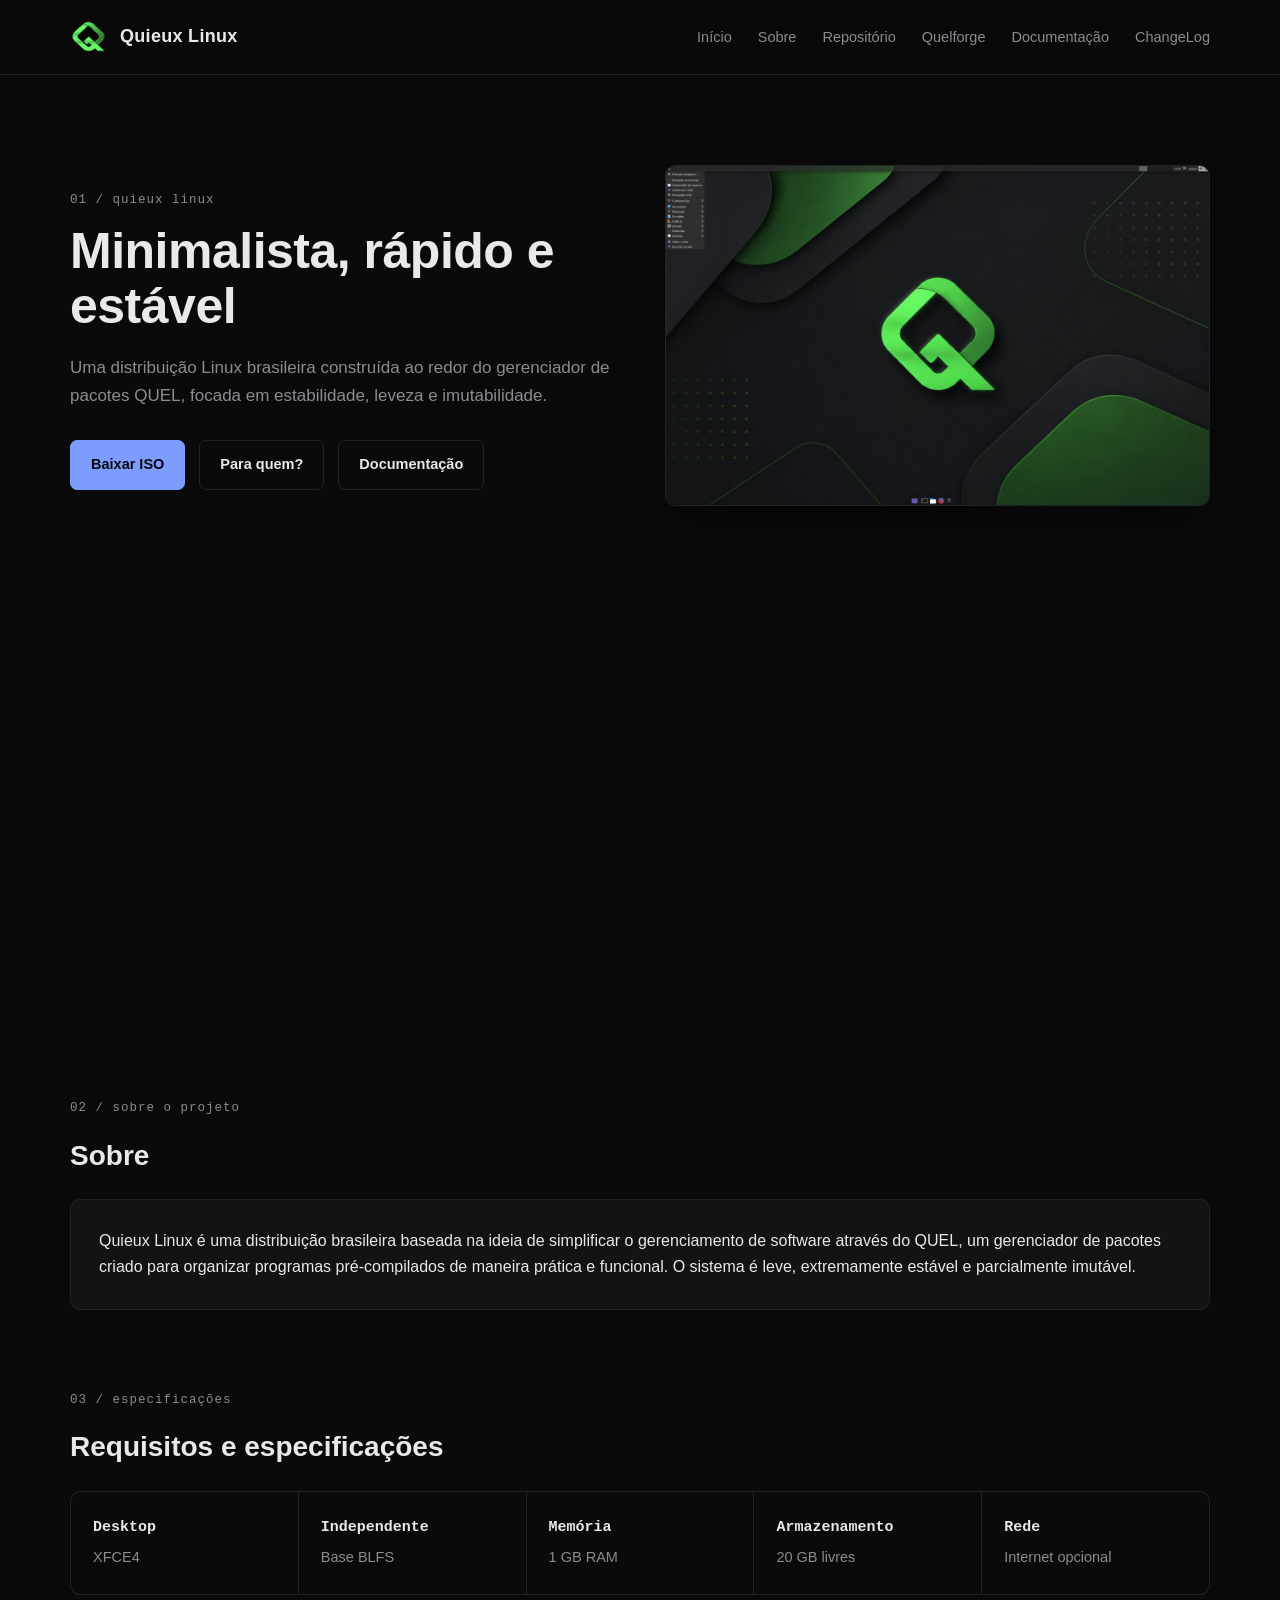
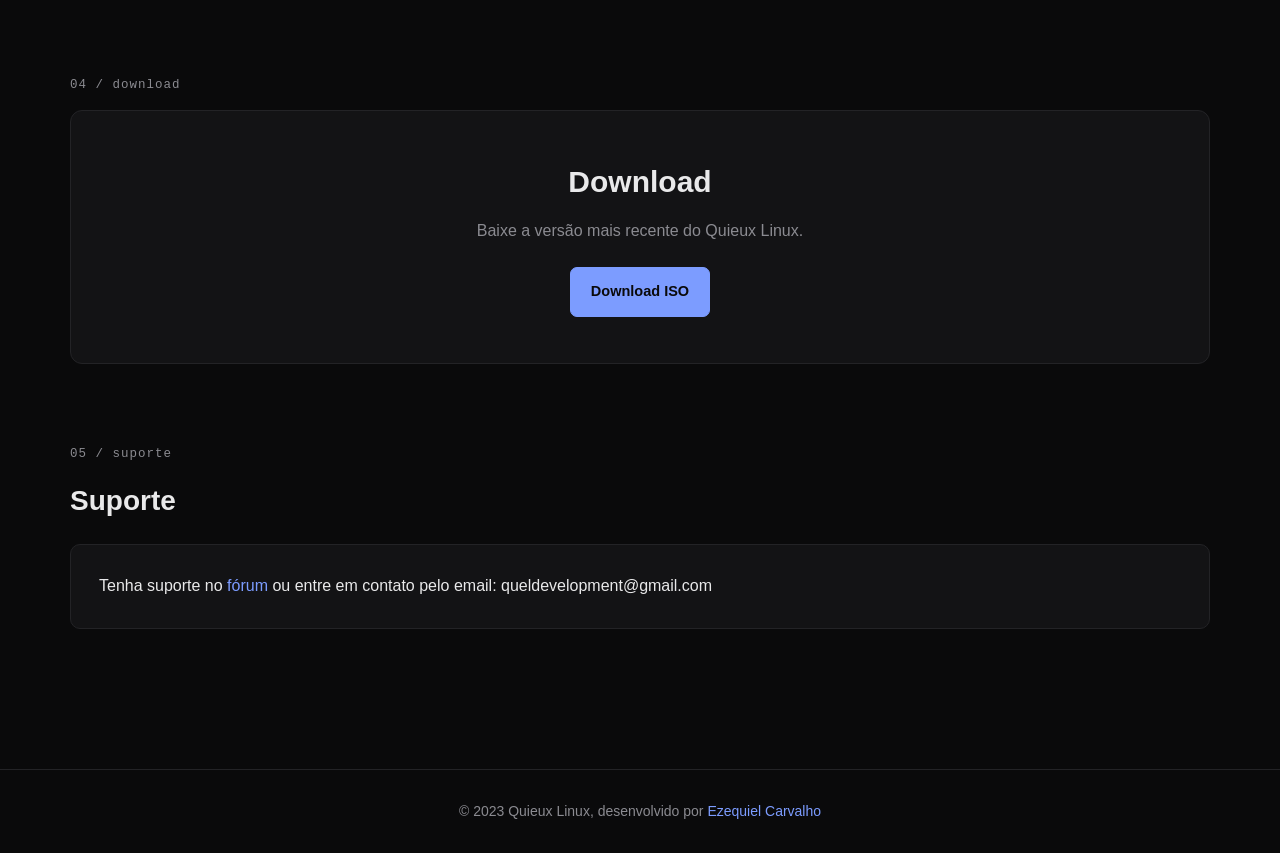
<file: index.html>
<!DOCTYPE html>
<html lang="pt-BR">
<head>
  <meta charset="UTF-8">
  <meta name="viewport" content="width=device-width, initial-scale=1.0">
  <title>Quieux Linux</title>
  <link rel="stylesheet" href="assets/style.css">
</head>
<body>

<header>
  <div class="navbar">
    <div class="brand">
      <img src="logo.png" alt="Logo">
      <h1>Quieux Linux</h1>
    </div>
    <nav>
      <ul>
        <li><a href="index.html">Início</a></li>
        <li><a href="sobre.html">Sobre</a></li>
        <li><a href="repo.html">Repositório</a></li>
        <li><a href="quelforge.html">Quelforge</a></li>
        <li><a href="doc/index.html">Documentação</a></li>
        <li><a href="changelog.html">ChangeLog</a></li>
      </ul>
    </nav>
  </div>
</header>

<section class="hero">
  <div class="hero-text">
    <span class="eyebrow">01 / quieux linux</span>
    <h2>Minimalista, rápido e estável</h2>
    <p>Uma distribuição Linux brasileira construída ao redor do gerenciador de pacotes QUEL, focada em estabilidade, leveza e imutabilidade.</p>
    <div class="buttons">
      <a class="btn btn-primary" href="https://archive.org/download/quieux-linux/quieux-linux.iso">Baixar ISO</a>
      <a class="btn" href="manifesto.html">Para quem?</a>
      <a class="btn" href="doc/index.html">Documentação</a>
    </div>
  </div>
  <div class="hero-image">
    <img src="screenshot.png" alt="Screenshot do Quieux Linux">
  </div>
</section>

<div style="width:100%;text-align:center;margin:40px 0">
  <iframe width="720" height="405" style="max-width:90%;aspect-ratio:16/9;border-radius:12px;border:none"
    src="https://www.youtube.com/embed/5D4PWfEJyfw" title="Vídeo do Quieux Linux"
    allow="accelerometer; autoplay; clipboard-write; encrypted-media; gyroscope; picture-in-picture" allowfullscreen></iframe>
</div>

<main class="container">

  <section>
    <span class="eyebrow">02 / sobre o projeto</span>
    <h2 class="section-title">Sobre</h2>
    <div class="about">
      <p>Quieux Linux é uma distribuição brasileira baseada na ideia de simplificar o gerenciamento de software através do QUEL, um gerenciador de pacotes criado para organizar programas pré-compilados de maneira prática e funcional. O sistema é leve, extremamente estável e parcialmente imutável.</p>
    </div>
  </section>

  <section>
    <span class="eyebrow">03 / especificações</span>
    <h2 class="section-title">Requisitos e especificações</h2>
    <div class="specs-grid">
      <div class="spec-card"><h3>Desktop</h3><p>XFCE4</p></div>
      <div class="spec-card"><h3>Independente</h3><p>Base BLFS</p></div>
      <div class="spec-card"><h3>Memória</h3><p>1 GB RAM</p></div>
      <div class="spec-card"><h3>Armazenamento</h3><p>20 GB livres</p></div>
      <div class="spec-card"><h3>Rede</h3><p>Internet opcional</p></div>
    </div>
  </section>

  <section>
    <span class="eyebrow">04 / download</span>
    <div class="download-box">
      <h2>Download</h2>
      <p>Baixe a versão mais recente do Quieux Linux.</p>
      <a class="btn btn-primary" href="https://archive.org/download/quieux-linux/quieux-linux.iso">Download ISO</a>
    </div>
  </section>

  <section>
    <span class="eyebrow">05 / suporte</span>
    <h2 class="section-title">Suporte</h2>
    <div class="about">
      <p>Tenha suporte no <a href="https://quieux.forumeiros.com/">fórum</a> ou entre em contato pelo email: queldevelopment@gmail.com</p>
    </div>
  </section>

</main>

<footer>
  © 2023 Quieux Linux, desenvolvido por
  <a href="https://br.linkedin.com/in/ezequielcarvalho">Ezequiel Carvalho</a>
</footer>

<script src="assets/script.js"></script>
</body>
</html>
</file>
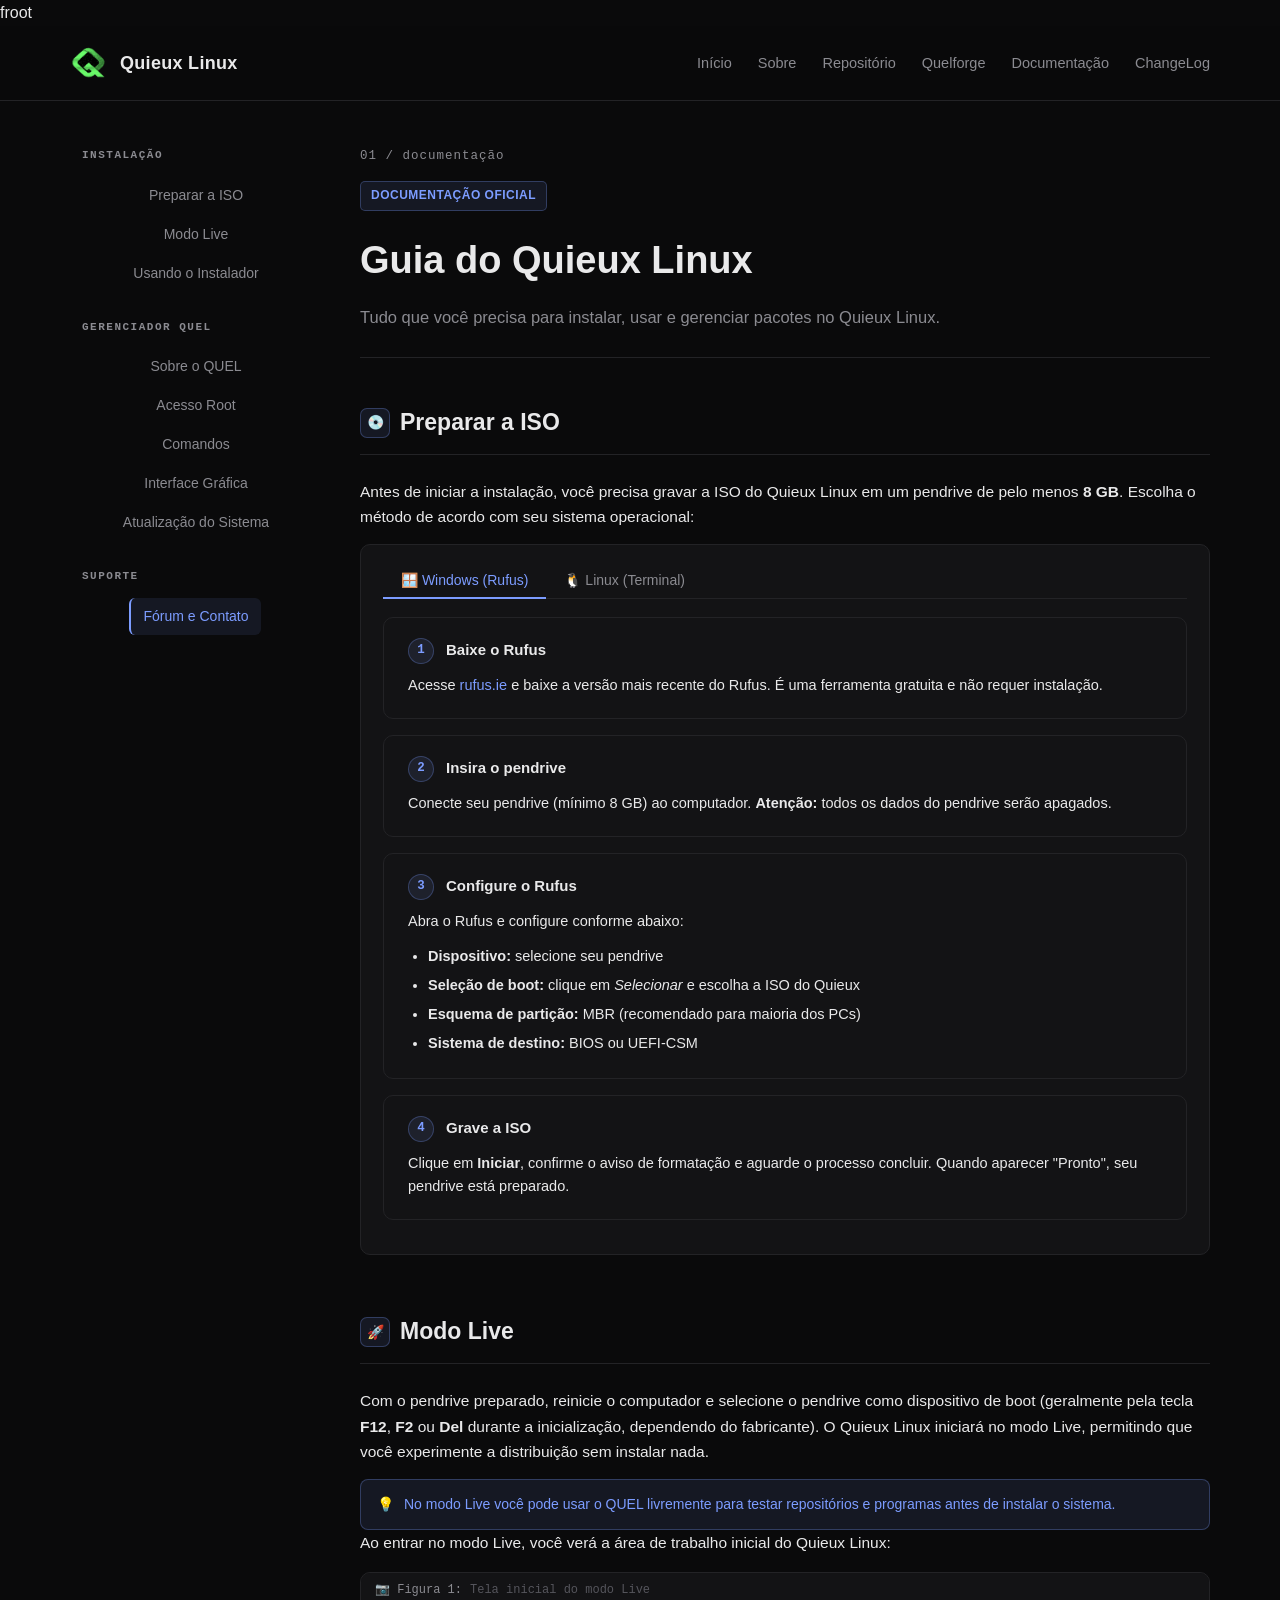
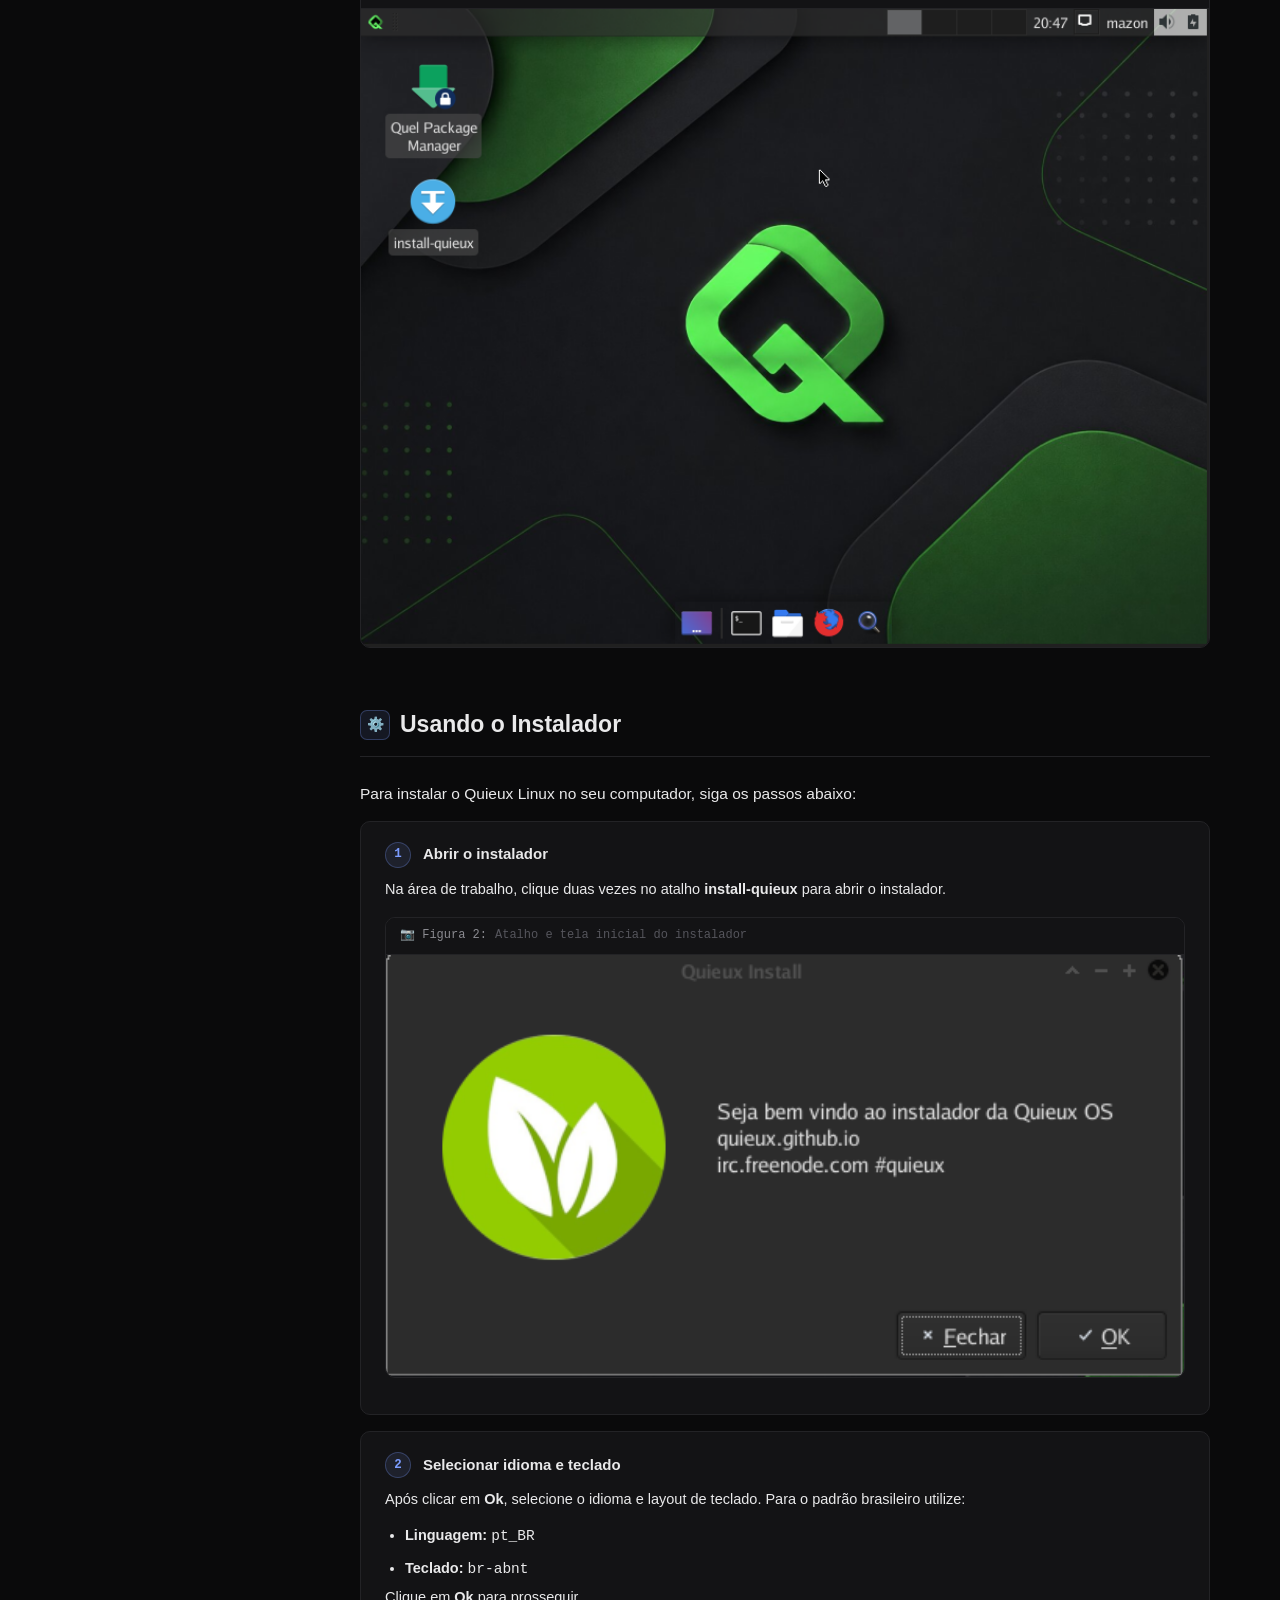
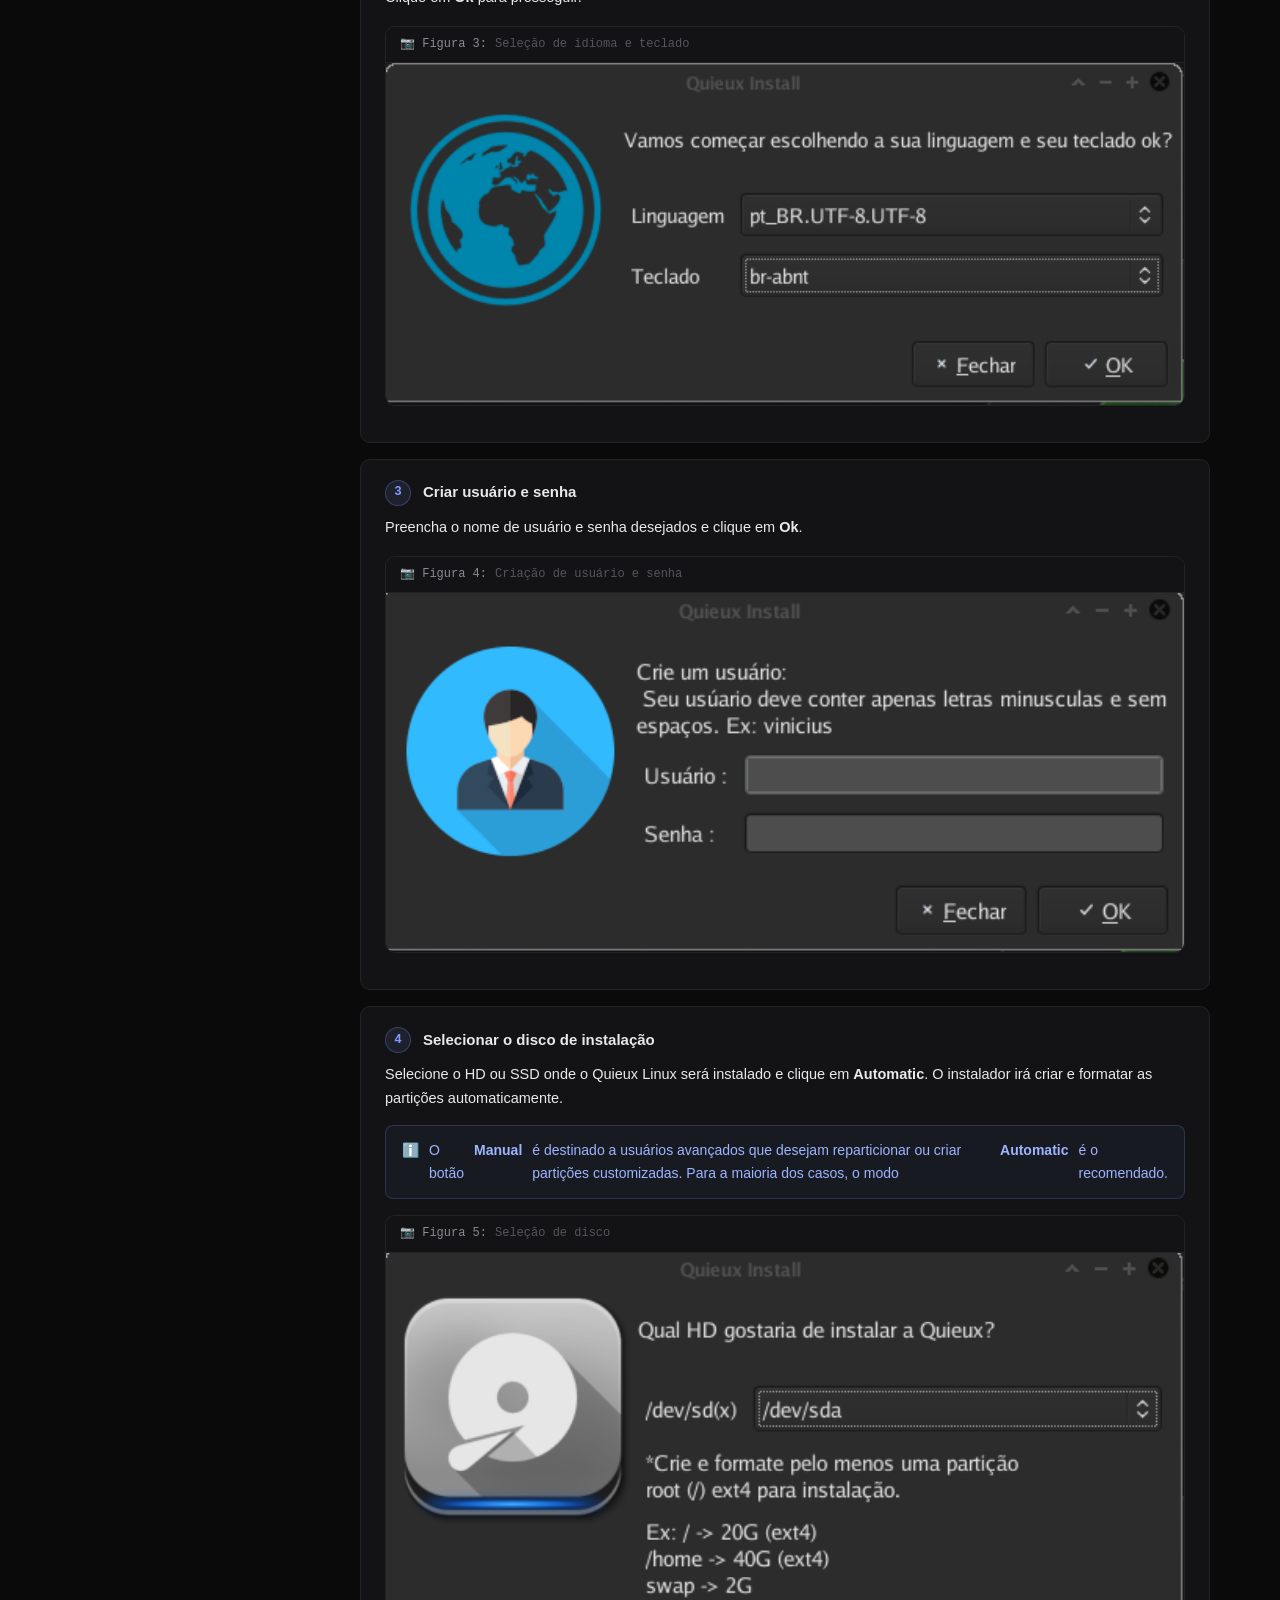
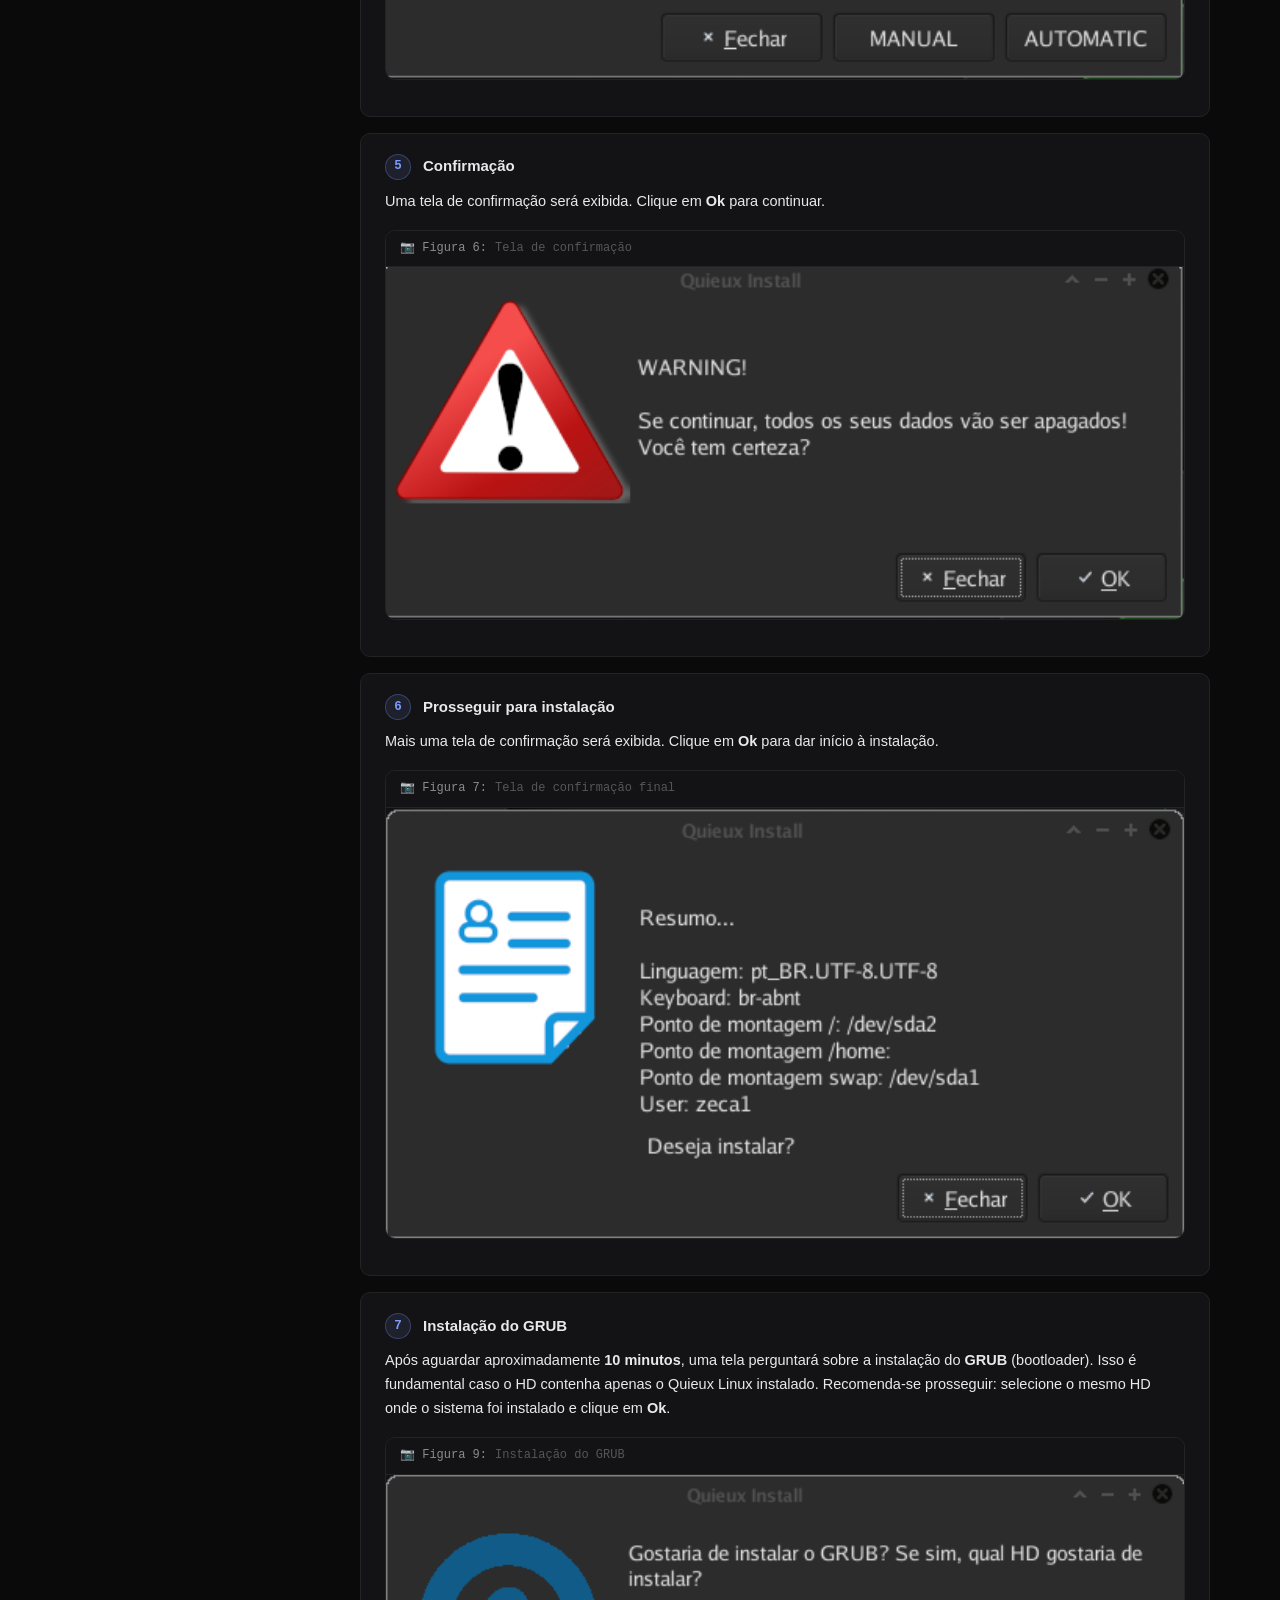
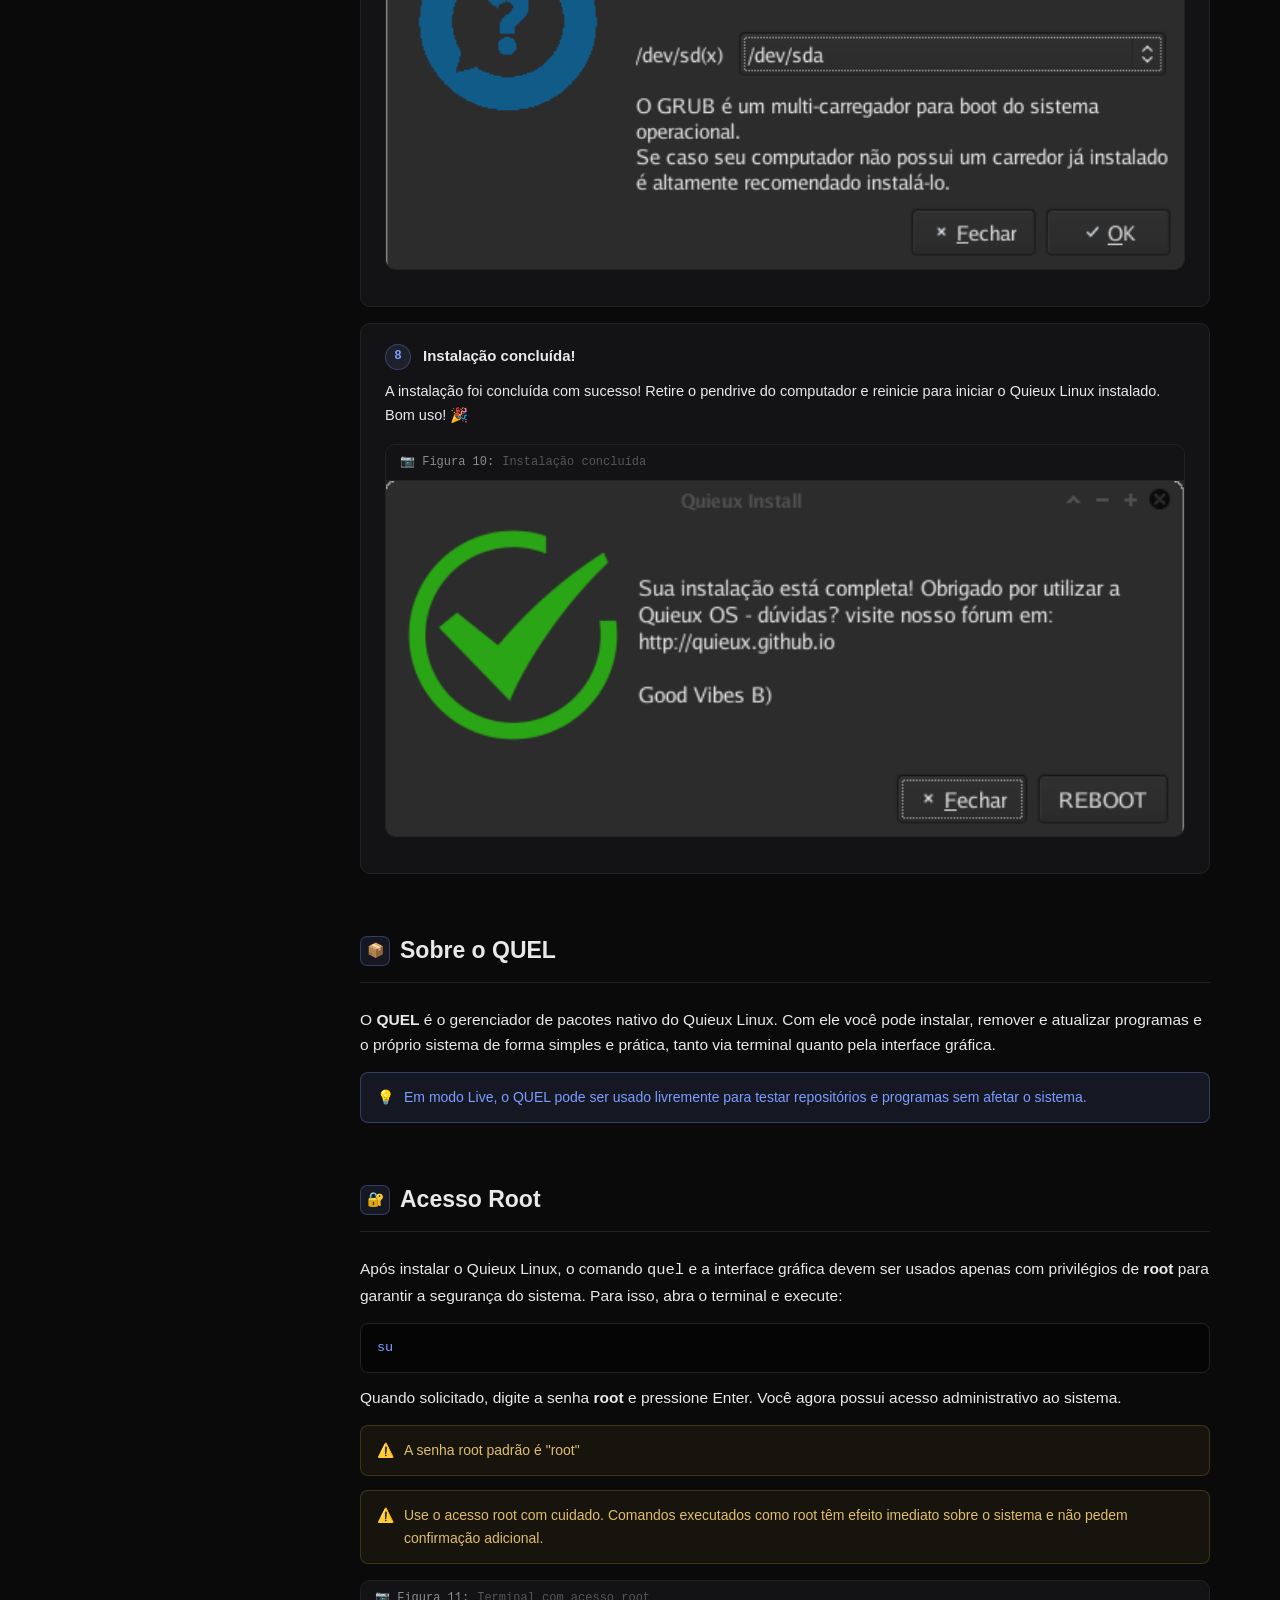
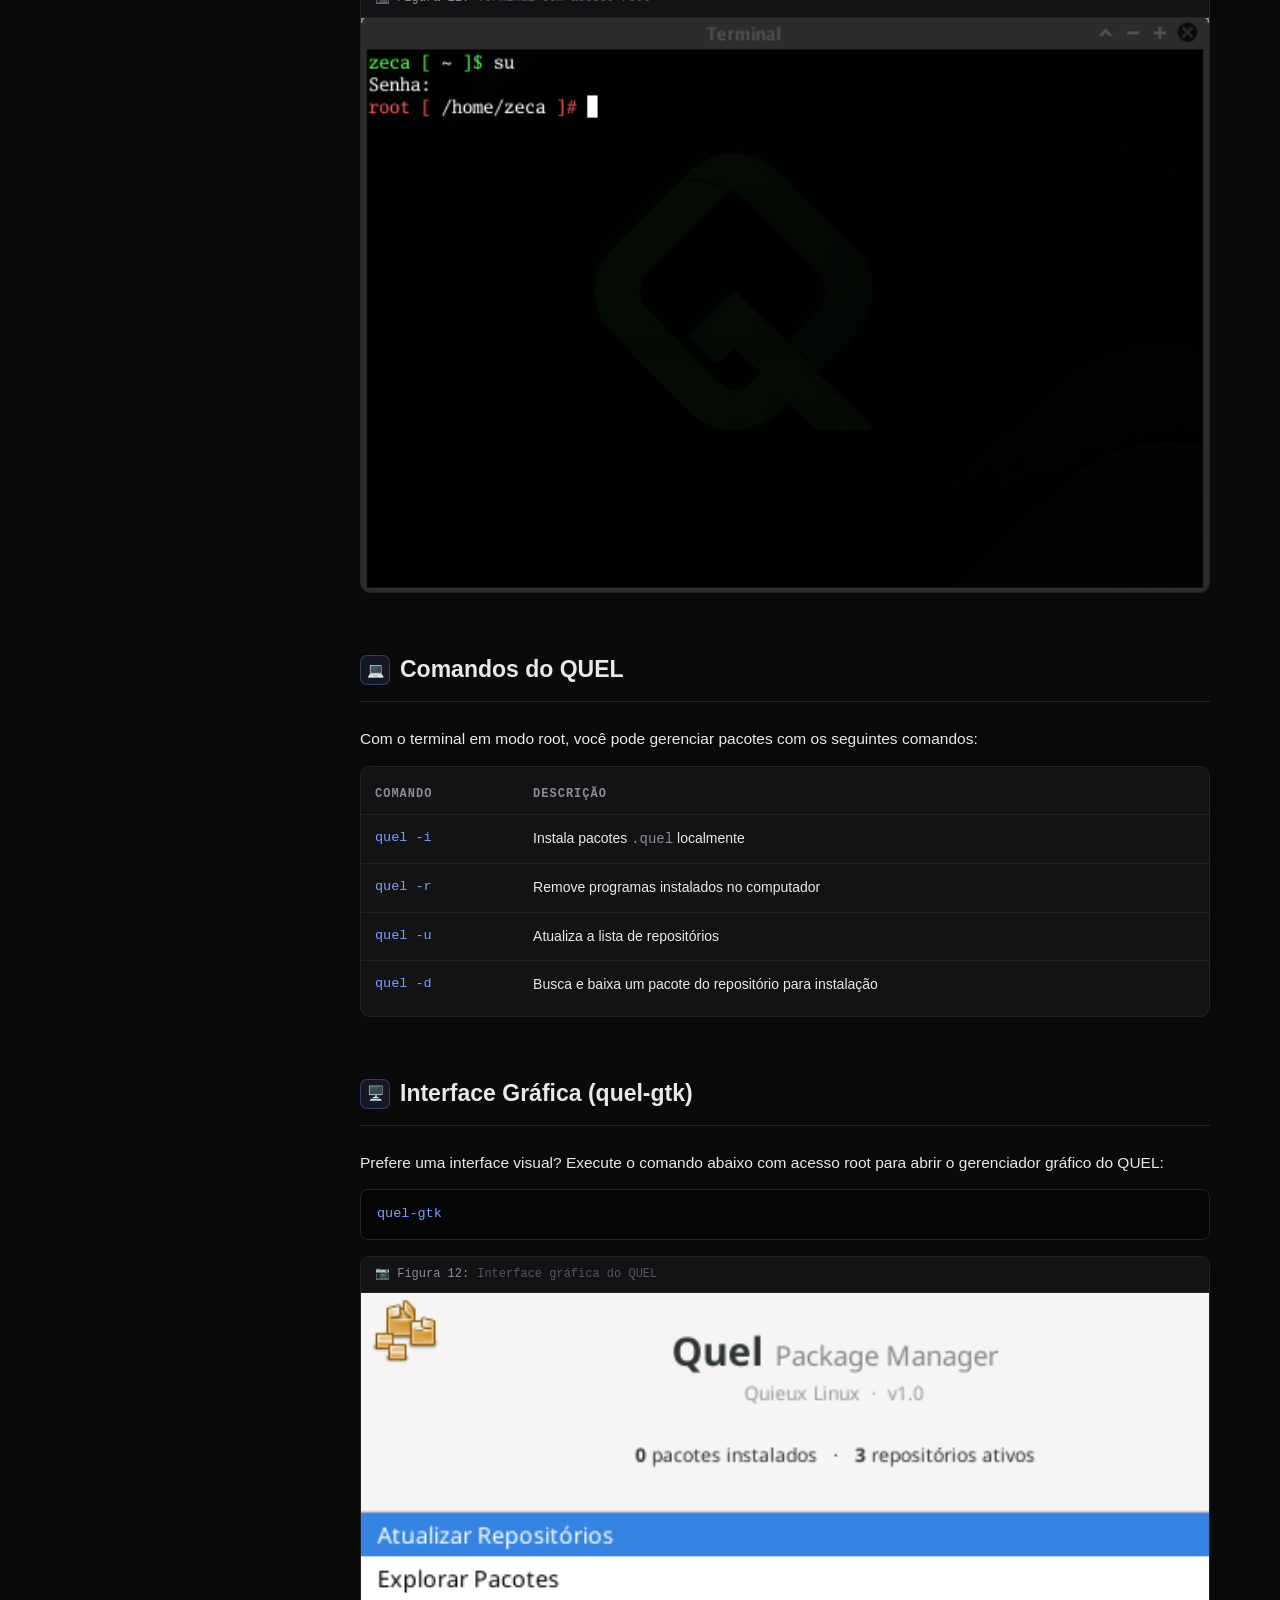
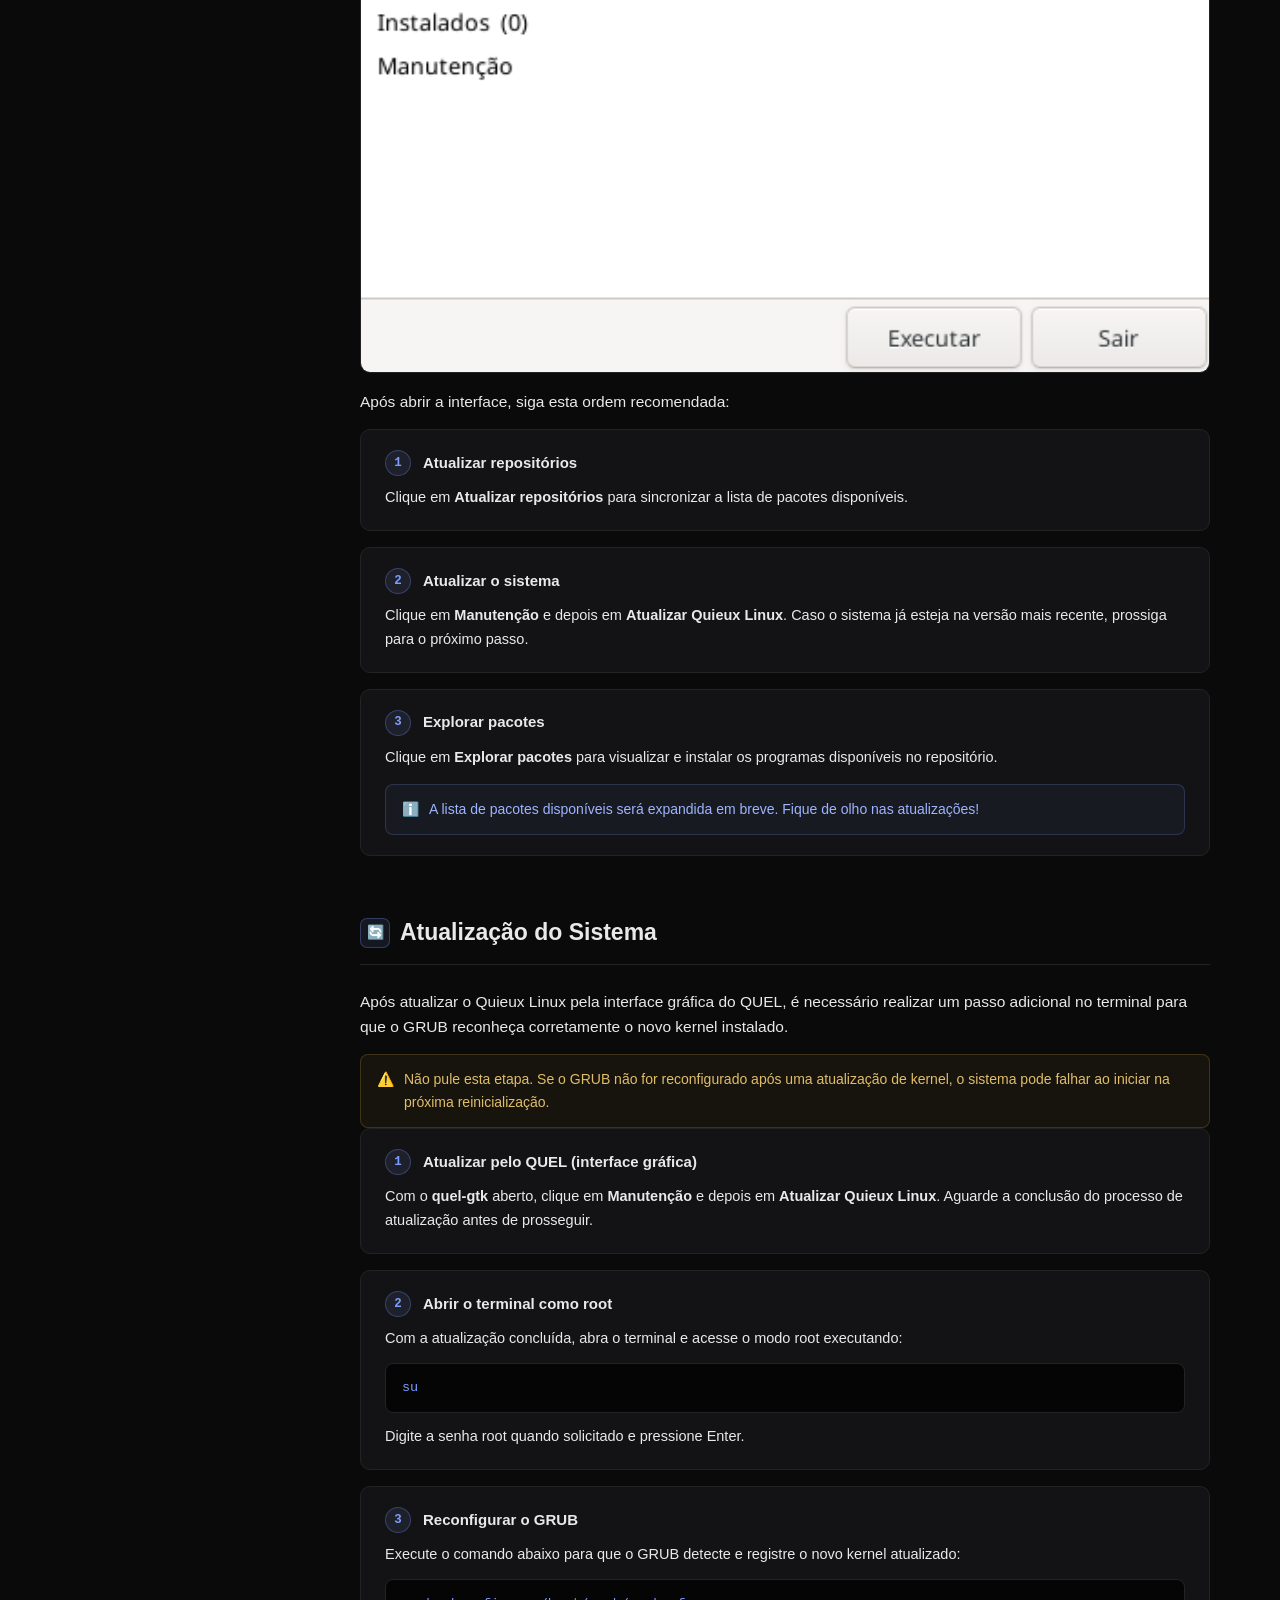
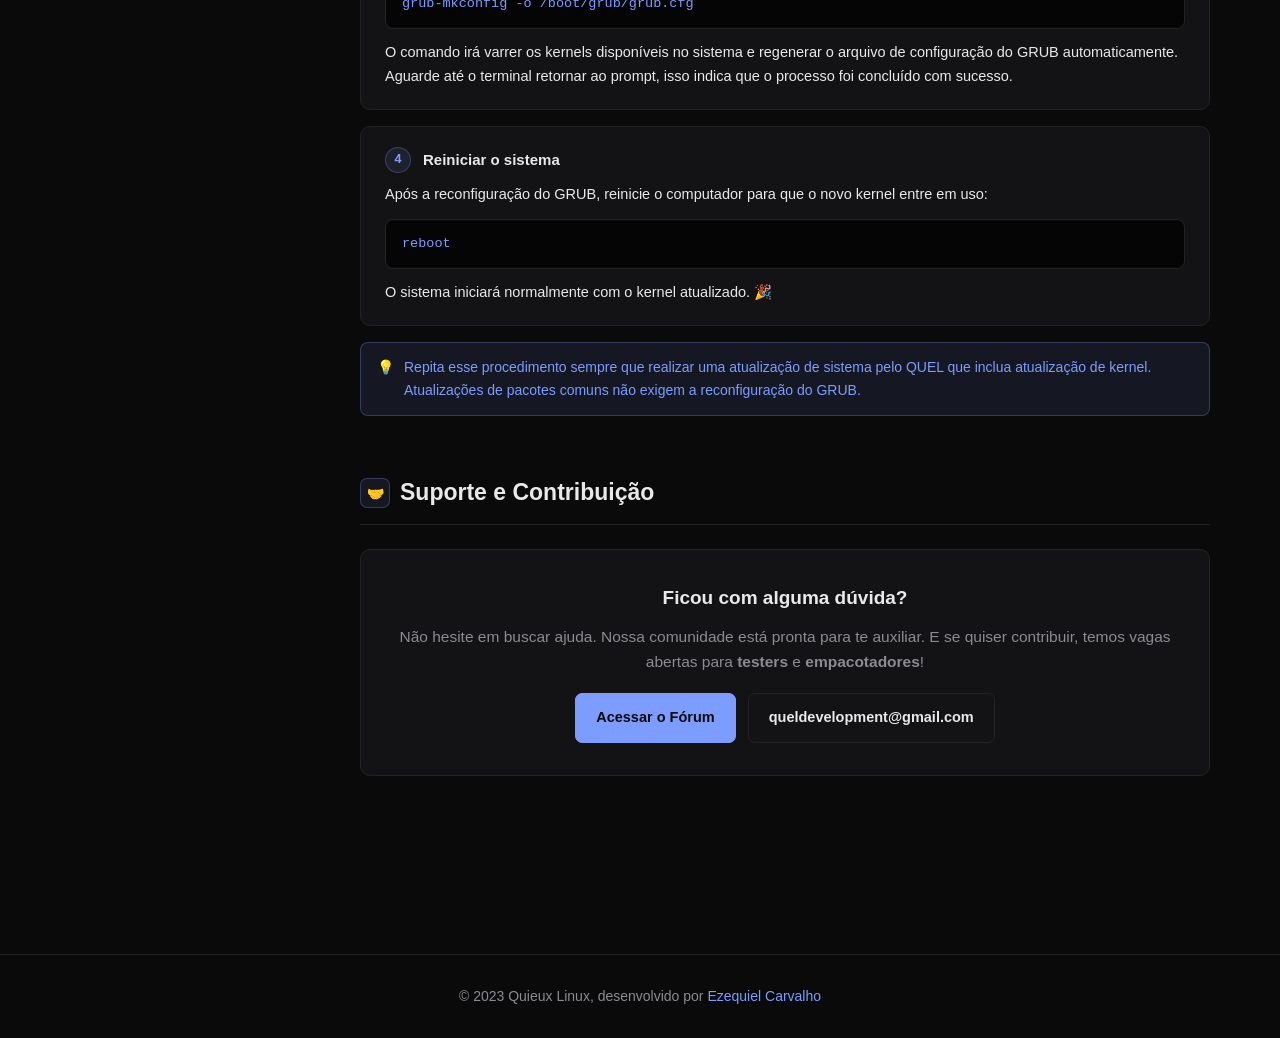
<file: doc/index.html>
<!DOCTYPE html>
<html lang="pt-BR">
<head>
  <meta charset="UTF-8">
  <meta name="viewport" content="width=device-width, initial-scale=1.0">froot
  <title>Documentação, Quieux Linux</title>
  <link rel="stylesheet" href="../assets/style.css">
</head>
<body>

<header>
  <div class="navbar">
    <div class="brand">
      <img src="../logo.png" alt="Logo">
      <h1>Quieux Linux</h1>
    </div>
    <nav>
      <ul>
        <li><a href="../index.html">Início</a></li>
        <li><a href="../sobre.html">Sobre</a></li>
        <li><a href="../repo.html">Repositório</a></li>
        <li><a href="../quelforge.html">Quelforge</a></li>
        <li><a href="index.html">Documentação</a></li>
        <li><a href="../changelog.html">ChangeLog</a></li>
      </ul>
    </nav>
  </div>
</header>

<div class="page-wrapper">

  <aside class="sidebar">
    <div class="sidebar-section">
      <p class="sidebar-title">Instalação</p>
      <nav><ul>
        <li><a href="#preparar-iso">Preparar a ISO</a></li>
        <li><a href="#modo-live">Modo Live</a></li>
        <li><a href="#instalador">Usando o Instalador</a></li>
      </ul></nav>
    </div>
    <div class="sidebar-section">
      <p class="sidebar-title">Gerenciador QUEL</p>
      <nav><ul>
        <li><a href="#sobre-quel">Sobre o QUEL</a></li>
        <li><a href="#acesso-root">Acesso Root</a></li>
        <li><a href="#comandos">Comandos</a></li>
        <li><a href="#interface-grafica">Interface Gráfica</a></li>
        <li><a href="#atualizacao-sistema">Atualização do Sistema</a></li>
      </ul></nav>
    </div>
    <div class="sidebar-section">
      <p class="sidebar-title">Suporte</p>
      <nav><ul><li><a href="#suporte">Fórum e Contato</a></li></ul></nav>
    </div>
  </aside>

  <main class="doc-content">

    <div class="doc-header">
      <span class="eyebrow">01 / documentação</span>
      <span class="badge">Documentação Oficial</span>
      <h1>Guia do Quieux Linux</h1>
      <p>Tudo que você precisa para instalar, usar e gerenciar pacotes no Quieux Linux.</p>
    </div>

    <div class="doc-section" id="preparar-iso">
      <h2><span class="icon">💿</span> Preparar a ISO</h2>
      <div class="section-divider"></div>
      <p>Antes de iniciar a instalação, você precisa gravar a ISO do Quieux Linux em um pendrive de pelo menos <strong>8 GB</strong>. Escolha o método de acordo com seu sistema operacional:</p>

      <div class="tab-wrapper">
        <div class="tabs">
          <button class="tab-btn active" onclick="switchTab(event, 'windows')">🪟 Windows (Rufus)</button>
          <button class="tab-btn" onclick="switchTab(event, 'linux')">🐧 Linux (Terminal)</button>
        </div>

        <div id="tab-windows" class="tab-content active">
          <div class="step">
            <div class="step-header"><span class="step-num">1</span><span class="step-title">Baixe o Rufus</span></div>
            <p>Acesse <a href="https://rufus.ie/" target="_blank">rufus.ie</a> e baixe a versão mais recente do Rufus. É uma ferramenta gratuita e não requer instalação.</p>
          </div>
          <div class="step">
            <div class="step-header"><span class="step-num">2</span><span class="step-title">Insira o pendrive</span></div>
            <p>Conecte seu pendrive (mínimo 8 GB) ao computador. <strong>Atenção:</strong> todos os dados do pendrive serão apagados.</p>
          </div>
          <div class="step">
            <div class="step-header"><span class="step-num">3</span><span class="step-title">Configure o Rufus</span></div>
            <p>Abra o Rufus e configure conforme abaixo:</p>
            <ul style="color:var(--text);font-size:14.5px;padding-left:20px;margin-top:8px;line-height:2">
              <li><strong>Dispositivo:</strong> selecione seu pendrive</li>
              <li><strong>Seleção de boot:</strong> clique em <em>Selecionar</em> e escolha a ISO do Quieux</li>
              <li><strong>Esquema de partição:</strong> MBR (recomendado para maioria dos PCs)</li>
              <li><strong>Sistema de destino:</strong> BIOS ou UEFI-CSM</li>
            </ul>
          </div>
          <div class="step">
            <div class="step-header"><span class="step-num">4</span><span class="step-title">Grave a ISO</span></div>
            <p>Clique em <strong>Iniciar</strong>, confirme o aviso de formatação e aguarde o processo concluir. Quando aparecer "Pronto", seu pendrive está preparado.</p>
          </div>
        </div>

        <div id="tab-linux" class="tab-content">
          <div class="step">
            <div class="step-header"><span class="step-num">1</span><span class="step-title">Identifique o pendrive</span></div>
            <p>Conecte o pendrive e execute o comando abaixo para descobrir o identificador correto do dispositivo (ex: <code style="color:var(--green)">/dev/sdb</code>):</p>
            <div class="code-block">lsblk</div>
            <div class="callout warn"><span>⚠️</span>Confirme o dispositivo correto antes do próximo passo. O uso errado pode sobrescrever seu HD.</div>
          </div>
          <div class="step">
            <div class="step-header"><span class="step-num">2</span><span class="step-title">Grave a ISO com dd</span></div>
            <p>Substitua <code style="color:var(--green)">/caminho/para/quieux.iso</code> pelo caminho real da ISO e <code style="color:var(--green)">/dev/sdX</code> pelo dispositivo do seu pendrive:</p>
            <div class="code-block"><span class="comment"># Substitua sdX pelo seu dispositivo (ex: sdb)</span>
sudo dd if=/caminho/para/quieux.iso of=/dev/sdX bs=4M status=progress oflag=sync</div>
          </div>
          <div class="step">
            <div class="step-header"><span class="step-num">3</span><span class="step-title">Aguarde a conclusão</span></div>
            <p>O processo pode levar alguns minutos. Quando o terminal retornar ao prompt, o pendrive está pronto.</p>
          </div>
        </div>
      </div>
    </div>

    <div class="doc-section" id="modo-live">
      <h2><span class="icon">🚀</span> Modo Live</h2>
      <div class="section-divider"></div>
      <p>Com o pendrive preparado, reinicie o computador e selecione o pendrive como dispositivo de boot (geralmente pela tecla <strong>F12</strong>, <strong>F2</strong> ou <strong>Del</strong> durante a inicialização, dependendo do fabricante). O Quieux Linux iniciará no modo Live, permitindo que você experimente a distribuição sem instalar nada.</p>

      <div class="callout tip">
        <span>💡</span>
        No modo Live você pode usar o QUEL livremente para testar repositórios e programas antes de instalar o sistema.
      </div>

      <p>Ao entrar no modo Live, você verá a área de trabalho inicial do Quieux Linux:</p>

      <div class="screenshot-wrap">
        <div class="ss-label">📷 Figura 1: <span>Tela inicial do modo Live</span></div>
        <img src="1.png" alt="Tela inicial do Quieux Linux no modo Live" onerror="this.style.display='none';this.nextElementSibling.style.display='flex'">
        <div class="ss-placeholder" style="display:none">
          <svg width="40" height="40" viewBox="0 0 24 24" fill="none" stroke="currentColor" stroke-width="1.5"><rect x="3" y="3" width="18" height="18" rx="2"/><circle cx="8.5" cy="8.5" r="1.5"/><path d="M21 15l-5-5L5 21"/></svg>
          1.png
        </div>
      </div>
    </div>

    <div class="doc-section" id="instalador">
      <h2><span class="icon">⚙️</span> Usando o Instalador</h2>
      <div class="section-divider"></div>
      <p>Para instalar o Quieux Linux no seu computador, siga os passos abaixo:</p>

      <div class="step">
        <div class="step-header"><span class="step-num">1</span><span class="step-title">Abrir o instalador</span></div>
        <p>Na área de trabalho, clique duas vezes no atalho <strong>install-quieux</strong> para abrir o instalador.</p>
        <div class="screenshot-wrap">
          <div class="ss-label">📷 Figura 2: <span>Atalho e tela inicial do instalador</span></div>
          <img src="2.png" alt="Instalador do Quieux Linux" onerror="this.style.display='none';this.nextElementSibling.style.display='flex'">
          <div class="ss-placeholder" style="display:none"><svg width="40" height="40" viewBox="0 0 24 24" fill="none" stroke="currentColor" stroke-width="1.5"><rect x="3" y="3" width="18" height="18" rx="2"/><circle cx="8.5" cy="8.5" r="1.5"/><path d="M21 15l-5-5L5 21"/></svg>2.png</div>
        </div>
      </div>

      <div class="step">
        <div class="step-header"><span class="step-num">2</span><span class="step-title">Selecionar idioma e teclado</span></div>
        <p>Após clicar em <strong>Ok</strong>, selecione o idioma e layout de teclado. Para o padrão brasileiro utilize:</p>
        <ul style="color:var(--text);font-size:14.5px;padding-left:20px;margin-top:8px;line-height:2.2">
          <li><strong>Linguagem:</strong> <code style="color:var(--green)">pt_BR</code></li>
          <li><strong>Teclado:</strong> <code style="color:var(--green)">br-abnt</code></li>
        </ul>
        <p>Clique em <strong>Ok</strong> para prosseguir.</p>
        <div class="screenshot-wrap">
          <div class="ss-label">📷 Figura 3: <span>Seleção de idioma e teclado</span></div>
          <img src="3.png" alt="Seleção de idioma e teclado" onerror="this.style.display='none';this.nextElementSibling.style.display='flex'">
          <div class="ss-placeholder" style="display:none"><svg width="40" height="40" viewBox="0 0 24 24" fill="none" stroke="currentColor" stroke-width="1.5"><rect x="3" y="3" width="18" height="18" rx="2"/><circle cx="8.5" cy="8.5" r="1.5"/><path d="M21 15l-5-5L5 21"/></svg>3.png</div>
        </div>
      </div>

      <div class="step">
        <div class="step-header"><span class="step-num">3</span><span class="step-title">Criar usuário e senha</span></div>
        <p>Preencha o nome de usuário e senha desejados e clique em <strong>Ok</strong>.</p>
        <div class="screenshot-wrap">
          <div class="ss-label">📷 Figura 4: <span>Criação de usuário e senha</span></div>
          <img src="4.png" alt="Criação de usuário" onerror="this.style.display='none';this.nextElementSibling.style.display='flex'">
          <div class="ss-placeholder" style="display:none"><svg width="40" height="40" viewBox="0 0 24 24" fill="none" stroke="currentColor" stroke-width="1.5"><rect x="3" y="3" width="18" height="18" rx="2"/><circle cx="8.5" cy="8.5" r="1.5"/><path d="M21 15l-5-5L5 21"/></svg>4.png</div>
        </div>
      </div>

      <div class="step">
        <div class="step-header"><span class="step-num">4</span><span class="step-title">Selecionar o disco de instalação</span></div>
        <p>Selecione o HD ou SSD onde o Quieux Linux será instalado e clique em <strong>Automatic</strong>. O instalador irá criar e formatar as partições automaticamente.</p>
        <div class="callout info">
          <span>ℹ️</span>
          O botão <strong>Manual</strong> é destinado a usuários avançados que desejam reparticionar ou criar partições customizadas. Para a maioria dos casos, o modo <strong>Automatic</strong> é o recomendado.
        </div>
        <div class="screenshot-wrap">
          <div class="ss-label">📷 Figura 5: <span>Seleção de disco</span></div>
          <img src="5.png" alt="Seleção do HD de instalação" onerror="this.style.display='none';this.nextElementSibling.style.display='flex'">
          <div class="ss-placeholder" style="display:none"><svg width="40" height="40" viewBox="0 0 24 24" fill="none" stroke="currentColor" stroke-width="1.5"><rect x="3" y="3" width="18" height="18" rx="2"/><circle cx="8.5" cy="8.5" r="1.5"/><path d="M21 15l-5-5L5 21"/></svg>5.png</div>
        </div>
      </div>

      <div class="step">
        <div class="step-header"><span class="step-num">5</span><span class="step-title">Confirmação</span></div>
        <p>Uma tela de confirmação será exibida. Clique em <strong>Ok</strong> para continuar.</p>
        <div class="screenshot-wrap">
          <div class="ss-label">📷 Figura 6: <span>Tela de confirmação</span></div>
          <img src="6.png" alt="Confirmação de instalação" onerror="this.style.display='none';this.nextElementSibling.style.display='flex'">
          <div class="ss-placeholder" style="display:none"><svg width="40" height="40" viewBox="0 0 24 24" fill="none" stroke="currentColor" stroke-width="1.5"><rect x="3" y="3" width="18" height="18" rx="2"/><circle cx="8.5" cy="8.5" r="1.5"/><path d="M21 15l-5-5L5 21"/></svg>6.png</div>
        </div>
      </div>

      <div class="step">
        <div class="step-header"><span class="step-num">6</span><span class="step-title">Prosseguir para instalação</span></div>
        <p>Mais uma tela de confirmação será exibida. Clique em <strong>Ok</strong> para dar início à instalação.</p>
        <div class="screenshot-wrap">
          <div class="ss-label">📷 Figura 7: <span>Tela de confirmação final</span></div>
          <img src="7.png" alt="Confirmação final" onerror="this.style.display='none';this.nextElementSibling.style.display='flex'">
          <div class="ss-placeholder" style="display:none"><svg width="40" height="40" viewBox="0 0 24 24" fill="none" stroke="currentColor" stroke-width="1.5"><rect x="3" y="3" width="18" height="18" rx="2"/><circle cx="8.5" cy="8.5" r="1.5"/><path d="M21 15l-5-5L5 21"/></svg>7.png</div>
        </div>
      </div>

      <div class="step">
        <div class="step-header"><span class="step-num">7</span><span class="step-title">Instalação do GRUB</span></div>
        <p>Após aguardar aproximadamente <strong>10 minutos</strong>, uma tela perguntará sobre a instalação do <strong>GRUB</strong> (bootloader). Isso é fundamental caso o HD contenha apenas o Quieux Linux instalado. Recomenda-se prosseguir: selecione o mesmo HD onde o sistema foi instalado e clique em <strong>Ok</strong>.</p>
        <div class="screenshot-wrap">
          <div class="ss-label">📷 Figura 9: <span>Instalação do GRUB</span></div>
          <img src="9.png" alt="Instalação do GRUB" onerror="this.style.display='none';this.nextElementSibling.style.display='flex'">
          <div class="ss-placeholder" style="display:none"><svg width="40" height="40" viewBox="0 0 24 24" fill="none" stroke="currentColor" stroke-width="1.5"><rect x="3" y="3" width="18" height="18" rx="2"/><circle cx="8.5" cy="8.5" r="1.5"/><path d="M21 15l-5-5L5 21"/></svg>9.png</div>
        </div>
      </div>

      <div class="step">
        <div class="step-header"><span class="step-num">8</span><span class="step-title">Instalação concluída!</span></div>
        <p>A instalação foi concluída com sucesso! Retire o pendrive do computador e reinicie para iniciar o Quieux Linux instalado. Bom uso! 🎉</p>
        <div class="screenshot-wrap">
          <div class="ss-label">📷 Figura 10: <span>Instalação concluída</span></div>
          <img src="10.png" alt="Instalação concluída" onerror="this.style.display='none';this.nextElementSibling.style.display='flex'">
          <div class="ss-placeholder" style="display:none"><svg width="40" height="40" viewBox="0 0 24 24" fill="none" stroke="currentColor" stroke-width="1.5"><rect x="3" y="3" width="18" height="18" rx="2"/><circle cx="8.5" cy="8.5" r="1.5"/><path d="M21 15l-5-5L5 21"/></svg>10.png</div>
        </div>
      </div>
    </div>

    <div class="doc-section" id="sobre-quel">
      <h2><span class="icon">📦</span> Sobre o QUEL</h2>
      <div class="section-divider"></div>
      <p>O <strong>QUEL</strong> é o gerenciador de pacotes nativo do Quieux Linux. Com ele você pode instalar, remover e atualizar programas e o próprio sistema de forma simples e prática, tanto via terminal quanto pela interface gráfica.</p>
      <div class="callout tip">
        <span>💡</span>
        Em modo Live, o QUEL pode ser usado livremente para testar repositórios e programas sem afetar o sistema.
      </div>
    </div>

    <div class="doc-section" id="acesso-root">
      <h2><span class="icon">🔐</span> Acesso Root</h2>
      <div class="section-divider"></div>
      <p>Após instalar o Quieux Linux, o comando <code style="color:var(--green)">quel</code> e a interface gráfica devem ser usados apenas com privilégios de <strong>root</strong> para garantir a segurança do sistema. Para isso, abra o terminal e execute:</p>
      <div class="code-block">su</div>
      <p style="margin-top:4px">Quando solicitado, digite a senha <strong>root</strong> e pressione Enter. Você agora possui acesso administrativo ao sistema.</p>
        <div class="callout warn">
        <span>⚠️</span>
        A senha root padrão é "root"
      </div>
      <div class="callout warn">
        <span>⚠️</span>
        Use o acesso root com cuidado. Comandos executados como root têm efeito imediato sobre o sistema e não pedem confirmação adicional.
      </div>
      <div class="screenshot-wrap">
        <div class="ss-label">📷 Figura 11: <span>Terminal com acesso root</span></div>
        <img src="11.png" alt="Terminal com acesso root" onerror="this.style.display='none';this.nextElementSibling.style.display='flex'">
        <div class="ss-placeholder" style="display:none"><svg width="40" height="40" viewBox="0 0 24 24" fill="none" stroke="currentColor" stroke-width="1.5"><rect x="3" y="3" width="18" height="18" rx="2"/><circle cx="8.5" cy="8.5" r="1.5"/><path d="M21 15l-5-5L5 21"/></svg>11.png</div>
      </div>
    </div>

    <div class="doc-section" id="comandos">
      <h2><span class="icon">💻</span> Comandos do QUEL</h2>
      <div class="section-divider"></div>
      <p>Com o terminal em modo root, você pode gerenciar pacotes com os seguintes comandos:</p>
      <div class="tab-wrapper" style="padding:0;overflow:hidden">
        <table class="cmd-table">
          <thead><tr><th>Comando</th><th>Descrição</th></tr></thead>
          <tbody>
            <tr><td class="cmd">quel -i</td><td class="desc">Instala pacotes <code style="color:var(--muted)">.quel</code> localmente</td></tr>
            <tr><td class="cmd">quel -r</td><td class="desc">Remove programas instalados no computador</td></tr>
            <tr><td class="cmd">quel -u</td><td class="desc">Atualiza a lista de repositórios</td></tr>
            <tr><td class="cmd">quel -d</td><td class="desc">Busca e baixa um pacote do repositório para instalação</td></tr>
          </tbody>
        </table>
      </div>
    </div>

    <div class="doc-section" id="interface-grafica">
      <h2><span class="icon">🖥️</span> Interface Gráfica (quel-gtk)</h2>
      <div class="section-divider"></div>
      <p>Prefere uma interface visual? Execute o comando abaixo com acesso root para abrir o gerenciador gráfico do QUEL:</p>
      <div class="code-block">quel-gtk</div>
      <div class="screenshot-wrap">
        <div class="ss-label">📷 Figura 12: <span>Interface gráfica do QUEL</span></div>
        <img src="12.png" alt="Interface gráfica do QUEL" onerror="this.style.display='none';this.nextElementSibling.style.display='flex'">
        <div class="ss-placeholder" style="display:none"><svg width="40" height="40" viewBox="0 0 24 24" fill="none" stroke="currentColor" stroke-width="1.5"><rect x="3" y="3" width="18" height="18" rx="2"/><circle cx="8.5" cy="8.5" r="1.5"/><path d="M21 15l-5-5L5 21"/></svg>12.png</div>
      </div>
      <p>Após abrir a interface, siga esta ordem recomendada:</p>
      <div class="step">
        <div class="step-header"><span class="step-num">1</span><span class="step-title">Atualizar repositórios</span></div>
        <p>Clique em <strong>Atualizar repositórios</strong> para sincronizar a lista de pacotes disponíveis.</p>
      </div>
      <div class="step">
        <div class="step-header"><span class="step-num">2</span><span class="step-title">Atualizar o sistema</span></div>
        <p>Clique em <strong>Manutenção</strong> e depois em <strong>Atualizar Quieux Linux</strong>. Caso o sistema já esteja na versão mais recente, prossiga para o próximo passo.</p>
      </div>
      <div class="step">
        <div class="step-header"><span class="step-num">3</span><span class="step-title">Explorar pacotes</span></div>
        <p>Clique em <strong>Explorar pacotes</strong> para visualizar e instalar os programas disponíveis no repositório.</p>
        <div class="callout info">
          <span>ℹ️</span>
          A lista de pacotes disponíveis será expandida em breve. Fique de olho nas atualizações!
        </div>
      </div>
    </div>

    <div class="doc-section" id="atualizacao-sistema">
      <h2><span class="icon">🔄</span> Atualização do Sistema</h2>
      <div class="section-divider"></div>
      <p>Após atualizar o Quieux Linux pela interface gráfica do QUEL, é necessário realizar um passo adicional no terminal para que o GRUB reconheça corretamente o novo kernel instalado.</p>
      <div class="callout warn">
        <span>⚠️</span>
        Não pule esta etapa. Se o GRUB não for reconfigurado após uma atualização de kernel, o sistema pode falhar ao iniciar na próxima reinicialização.
      </div>
      <div class="step">
        <div class="step-header"><span class="step-num">1</span><span class="step-title">Atualizar pelo QUEL (interface gráfica)</span></div>
        <p>Com o <strong>quel-gtk</strong> aberto, clique em <strong>Manutenção</strong> e depois em <strong>Atualizar Quieux Linux</strong>. Aguarde a conclusão do processo de atualização antes de prosseguir.</p>
      </div>
      <div class="step">
        <div class="step-header"><span class="step-num">2</span><span class="step-title">Abrir o terminal como root</span></div>
        <p>Com a atualização concluída, abra o terminal e acesse o modo root executando:</p>
        <div class="code-block">su</div>
        <p>Digite a senha root quando solicitado e pressione Enter.</p>
      </div>
      <div class="step">
        <div class="step-header"><span class="step-num">3</span><span class="step-title">Reconfigurar o GRUB</span></div>
        <p>Execute o comando abaixo para que o GRUB detecte e registre o novo kernel atualizado:</p>
        <div class="code-block">grub-mkconfig -o /boot/grub/grub.cfg</div>
        <p>O comando irá varrer os kernels disponíveis no sistema e regenerar o arquivo de configuração do GRUB automaticamente. Aguarde até o terminal retornar ao prompt, isso indica que o processo foi concluído com sucesso.</p>
      </div>
      <div class="step">
        <div class="step-header"><span class="step-num">4</span><span class="step-title">Reiniciar o sistema</span></div>
        <p>Após a reconfiguração do GRUB, reinicie o computador para que o novo kernel entre em uso:</p>
        <div class="code-block">reboot</div>
        <p>O sistema iniciará normalmente com o kernel atualizado. 🎉</p>
      </div>
      <div class="callout tip">
        <span>💡</span>
        Repita esse procedimento sempre que realizar uma atualização de sistema pelo QUEL que inclua atualização de kernel. Atualizações de pacotes comuns não exigem a reconfiguração do GRUB.
      </div>
    </div>

    <div class="doc-section" id="suporte">
      <h2><span class="icon">🤝</span> Suporte e Contribuição</h2>
      <div class="section-divider"></div>
      <div class="support-box">
        <h3>Ficou com alguma dúvida?</h3>
        <p>Não hesite em buscar ajuda. Nossa comunidade está pronta para te auxiliar. E se quiser contribuir, temos vagas abertas para <strong>testers</strong> e <strong>empacotadores</strong>!</p>
        <div class="support-links">
          <a class="btn btn-primary" href="https://quieux.forumeiros.com/" target="_blank">Acessar o Fórum</a>
          <a class="btn" href="mailto:queldevelopment@gmail.com">queldevelopment@gmail.com</a>
        </div>
      </div>
    </div>

  </main>
</div>

<footer>
  © 2023 Quieux Linux, desenvolvido por
  <a href="https://br.linkedin.com/in/ezequielcarvalho">Ezequiel Carvalho</a>
</footer>

<script src="../assets/script.js"></script>
</body>
</html>
</file>
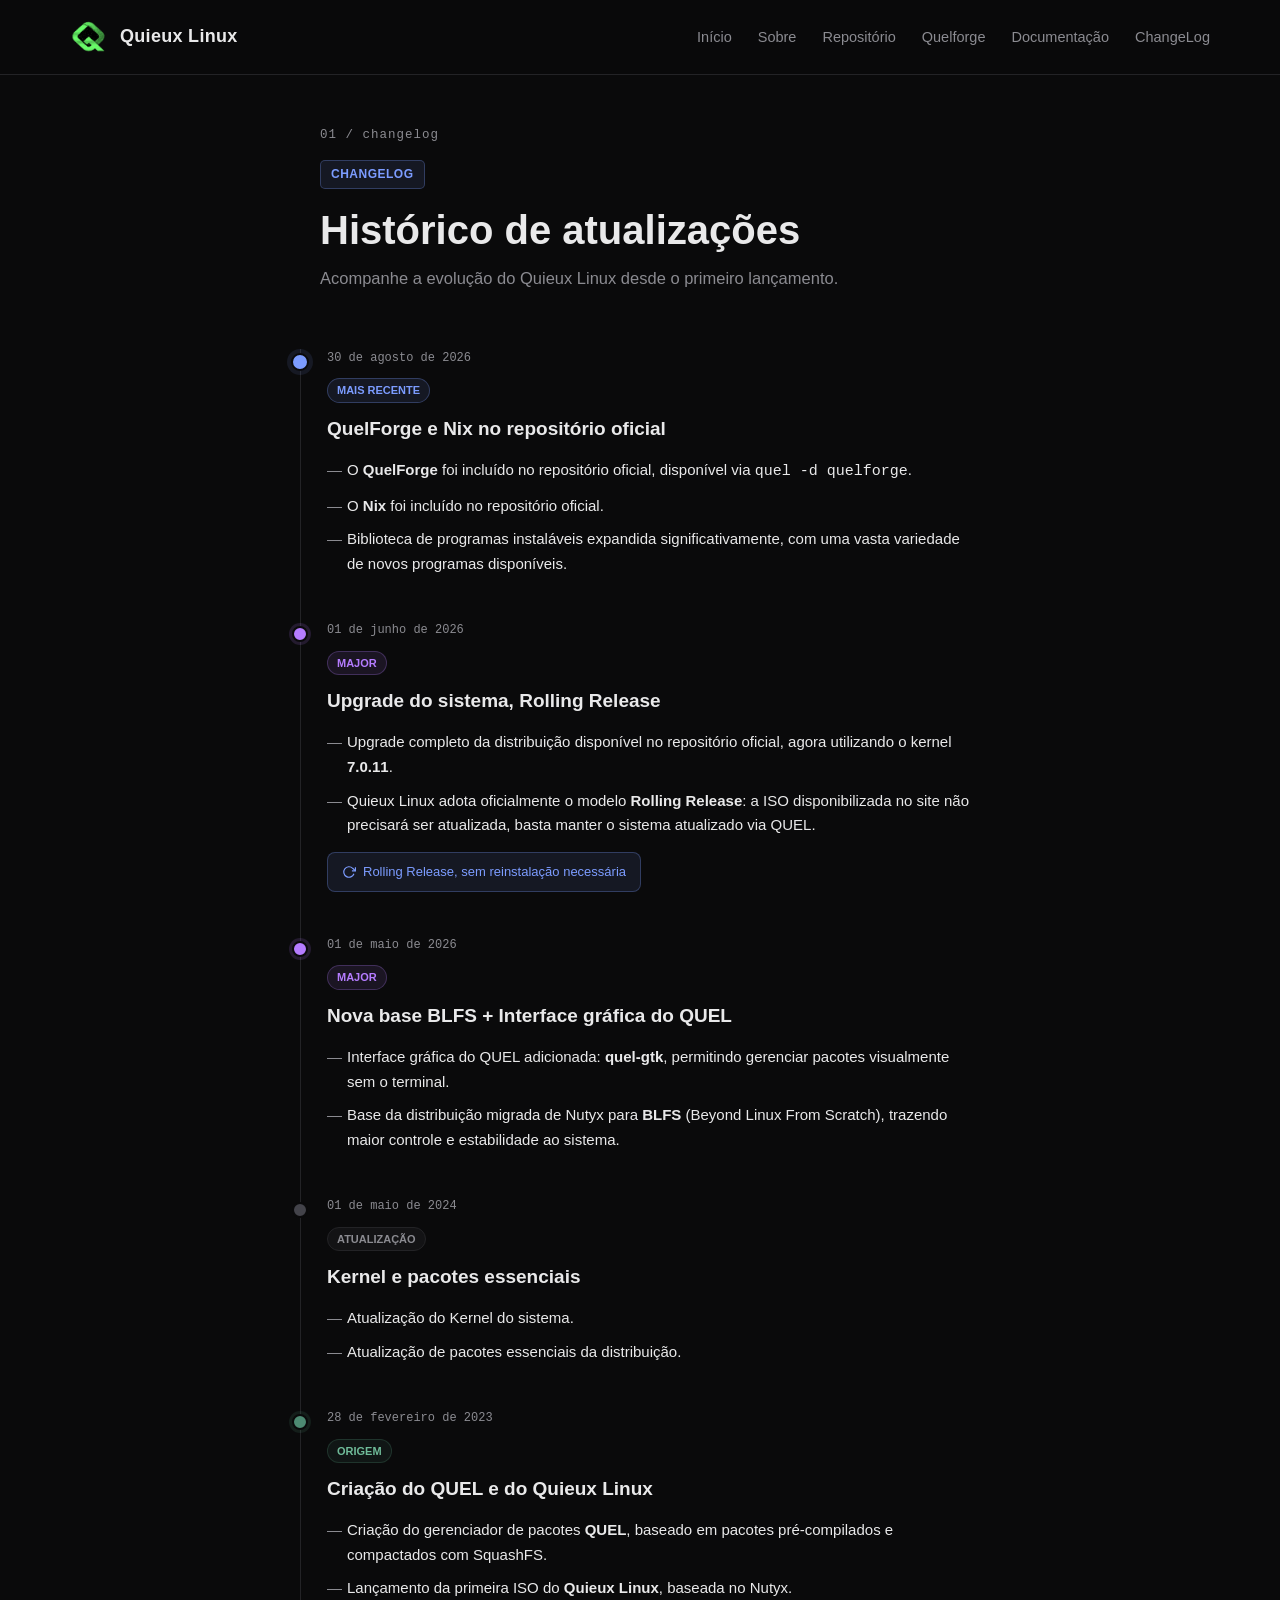
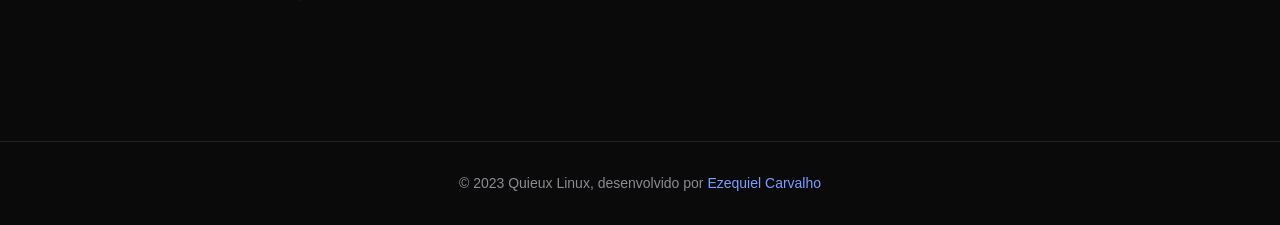
<file: changelog.html>
<!DOCTYPE html>
<html lang="pt-BR">
<head>
  <meta charset="UTF-8">
  <meta name="viewport" content="width=device-width, initial-scale=1.0">
  <title>ChangeLog, Quieux Linux</title>
  <link rel="stylesheet" href="assets/style.css">
</head>
<body>

<header>
  <div class="navbar">
    <div class="brand">
      <img src="logo.png" alt="Logo">
      <h1>Quieux Linux</h1>
    </div>
    <nav>
      <ul>
        <li><a href="index.html">Início</a></li>
        <li><a href="sobre.html">Sobre</a></li>
        <li><a href="repo.html">Repositório</a></li>
        <li><a href="quelforge.html">Quelforge</a></li>
        <li><a href="doc/index.html">Documentação</a></li>
        <li><a href="changelog.html">ChangeLog</a></li>
      </ul>
    </nav>
  </div>
</header>

<div class="tl-container">

  <div class="page-hero" style="margin-bottom:56px">
    <span class="eyebrow">01 / changelog</span>
    <span class="badge">ChangeLog</span>
    <h1>Histórico de atualizações</h1>
    <p>Acompanhe a evolução do Quieux Linux desde o primeiro lançamento.</p>
  </div>

  <div class="timeline">

    <div class="tl-entry latest">
      <div class="tl-date">30 de agosto de 2026</div>
      <span class="tl-tag latest">Mais recente</span>
      <h2>QuelForge e Nix no repositório oficial</h2>
      <ul class="change-list">
        <li>O <strong>QuelForge</strong> foi incluído no repositório oficial, disponível via <code>quel -d quelforge</code>.</li>
        <li>O <strong>Nix</strong> foi incluído no repositório oficial.</li>
        <li>Biblioteca de programas instaláveis expandida significativamente, com uma vasta variedade de novos programas disponíveis.</li>
      </ul>
    </div>

    <div class="tl-entry major">
      <div class="tl-date">01 de junho de 2026</div>
      <span class="tl-tag major">Major</span>
      <h2>Upgrade do sistema, Rolling Release</h2>
      <ul class="change-list">
        <li>Upgrade completo da distribuição disponível no repositório oficial, agora utilizando o kernel <strong>7.0.11</strong>.</li>
        <li>Quieux Linux adota oficialmente o modelo <strong>Rolling Release</strong>: a ISO disponibilizada no site não precisará ser atualizada, basta manter o sistema atualizado via QUEL.</li>
      </ul>
      <div class="rolling-badge">
        <svg width="14" height="14" viewBox="0 0 24 24" fill="none" stroke="currentColor" stroke-width="2"><polyline points="23 4 23 10 17 10"/><path d="M20.49 15a9 9 0 1 1-2.12-9.36L23 10"/></svg>
        Rolling Release, sem reinstalação necessária
      </div>
    </div>

    <div class="tl-entry major">
      <div class="tl-date">01 de maio de 2026</div>
      <span class="tl-tag major">Major</span>
      <h2>Nova base BLFS + Interface gráfica do QUEL</h2>
      <ul class="change-list">
        <li>Interface gráfica do QUEL adicionada: <strong>quel-gtk</strong>, permitindo gerenciar pacotes visualmente sem o terminal.</li>
        <li>Base da distribuição migrada de Nutyx para <strong>BLFS</strong> (Beyond Linux From Scratch), trazendo maior controle e estabilidade ao sistema.</li>
      </ul>
    </div>

    <div class="tl-entry minor">
      <div class="tl-date">01 de maio de 2024</div>
      <span class="tl-tag minor">Atualização</span>
      <h2>Kernel e pacotes essenciais</h2>
      <ul class="change-list">
        <li>Atualização do Kernel do sistema.</li>
        <li>Atualização de pacotes essenciais da distribuição.</li>
      </ul>
    </div>

    <div class="tl-entry origin">
      <div class="tl-date">28 de fevereiro de 2023</div>
      <span class="tl-tag origin">Origem</span>
      <h2>Criação do QUEL e do Quieux Linux</h2>
      <ul class="change-list">
        <li>Criação do gerenciador de pacotes <strong>QUEL</strong>, baseado em pacotes pré-compilados e compactados com SquashFS.</li>
        <li>Lançamento da primeira ISO do <strong>Quieux Linux</strong>, baseada no Nutyx.</li>
      </ul>
    </div>

  </div>

</div>

<footer>
  © 2023 Quieux Linux, desenvolvido por
  <a href="https://br.linkedin.com/in/ezequielcarvalho">Ezequiel Carvalho</a>
</footer>

<script src="assets/script.js"></script>
</body>
</html>
</file>
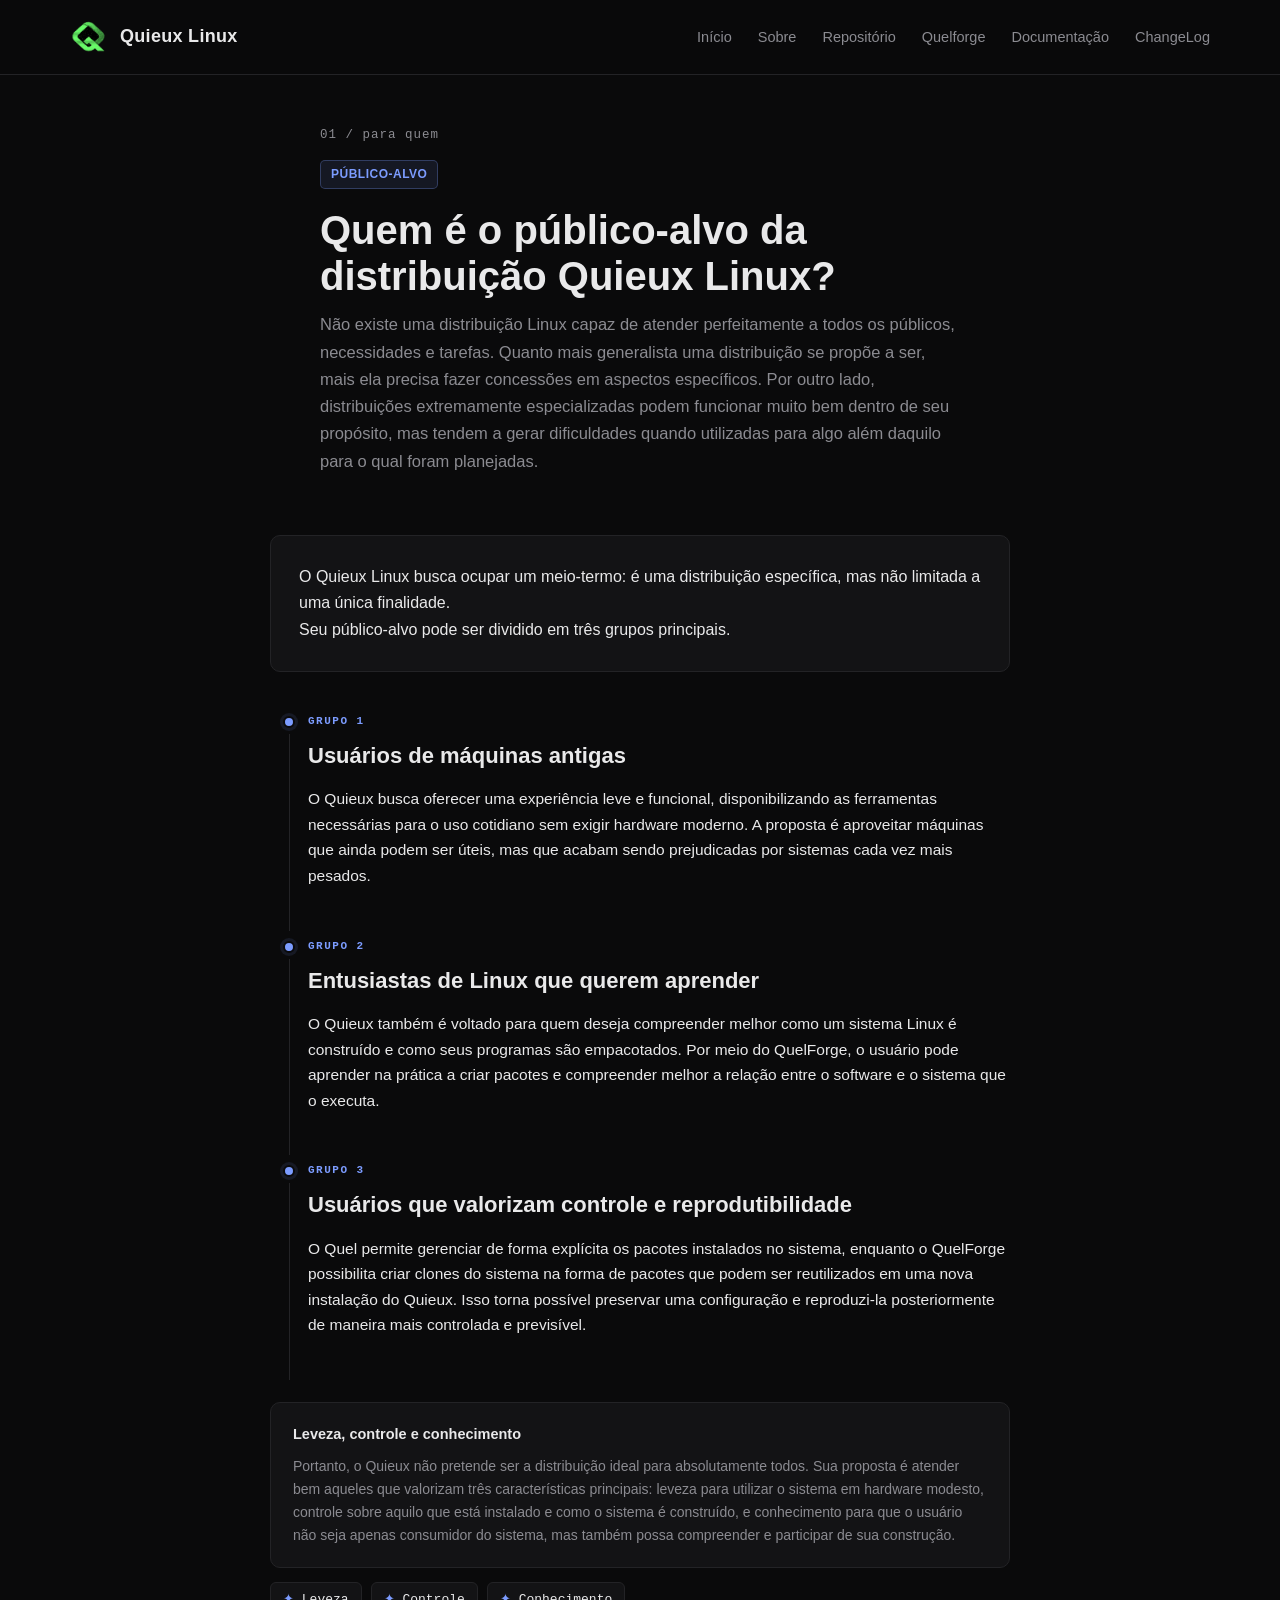
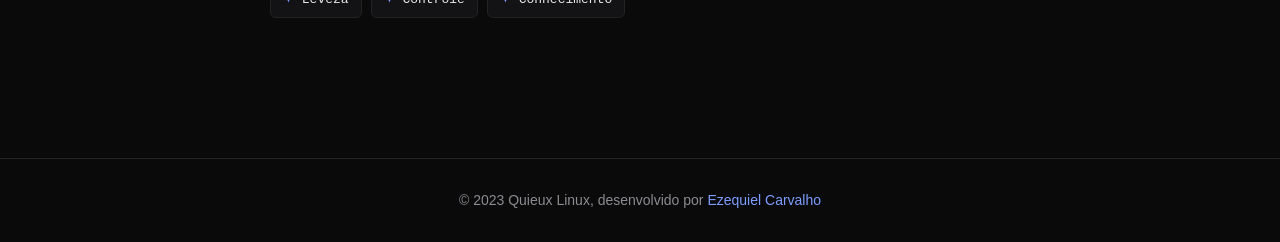
<file: manifesto.html>
<!DOCTYPE html>
<html lang="pt-BR">
<head>
  <meta charset="UTF-8">
  <meta name="viewport" content="width=device-width, initial-scale=1.0">
  <title>Para Quem, Quieux Linux</title>
  <link rel="stylesheet" href="assets/style.css">
</head>
<body>

<header>
  <div class="navbar">
    <div class="brand">
      <img src="logo.png" alt="Logo">
      <h1>Quieux Linux</h1>
    </div>
    <nav>
      <ul>
        <li><a href="index.html">Início</a></li>
        <li><a href="sobre.html">Sobre</a></li>
        <li><a href="repo.html">Repositório</a></li>
        <li><a href="quelforge.html">Quelforge</a></li>
        <li><a href="doc/index.html">Documentação</a></li>
        <li><a href="changelog.html">ChangeLog</a></li>
      </ul>
    </nav>
  </div>
</header>

<div class="tl-container" style="max-width:780px">

  <div class="page-hero" style="margin-bottom:60px">
    <span class="eyebrow">01 / para quem</span>
    <span class="badge">Público-alvo</span>
    <h1>Quem é o público-alvo da distribuição Quieux Linux?</h1>
    <p>Não existe uma distribuição Linux capaz de atender perfeitamente a todos os públicos, necessidades e tarefas. Quanto mais generalista uma distribuição se propõe a ser, mais ela precisa fazer concessões em aspectos específicos. Por outro lado, distribuições extremamente especializadas podem funcionar muito bem dentro de seu propósito, mas tendem a gerar dificuldades quando utilizadas para algo além daquilo para o qual foram planejadas.</p>
  </div>

  <div class="about" style="margin-bottom:40px">
    <p>O Quieux Linux busca ocupar um meio-termo: é uma distribuição específica, mas não limitada a uma única finalidade.</p>
    <p>Seu público-alvo pode ser dividido em três grupos principais.</p>
  </div>

  <div class="story">

    <div class="story-block">
      <div class="story-line"><div class="story-dot"></div><div class="story-connector"></div></div>
      <div class="story-body">
        <div class="story-year">Grupo 1</div>
        <h2>Usuários de máquinas antigas</h2>
        <p>O Quieux busca oferecer uma experiência leve e funcional, disponibilizando as ferramentas necessárias para o uso cotidiano sem exigir hardware moderno. A proposta é aproveitar máquinas que ainda podem ser úteis, mas que acabam sendo prejudicadas por sistemas cada vez mais pesados.</p>
      </div>
    </div>

    <div class="story-block">
      <div class="story-line"><div class="story-dot"></div><div class="story-connector"></div></div>
      <div class="story-body">
        <div class="story-year">Grupo 2</div>
        <h2>Entusiastas de Linux que querem aprender</h2>
        <p>O Quieux também é voltado para quem deseja compreender melhor como um sistema Linux é construído e como seus programas são empacotados. Por meio do QuelForge, o usuário pode aprender na prática a criar pacotes e compreender melhor a relação entre o software e o sistema que o executa.</p>
      </div>
    </div>

    <div class="story-block">
      <div class="story-line"><div class="story-dot"></div><div class="story-connector"></div></div>
      <div class="story-body">
        <div class="story-year">Grupo 3</div>
        <h2>Usuários que valorizam controle e reprodutibilidade</h2>
        <p>O Quel permite gerenciar de forma explícita os pacotes instalados no sistema, enquanto o QuelForge possibilita criar clones do sistema na forma de pacotes que podem ser reutilizados em uma nova instalação do Quieux. Isso torna possível preservar uma configuração e reproduzi-la posteriormente de maneira mais controlada e previsível.</p>
      </div>
    </div>

  </div>

  <div class="highlight-card">
    <h3>Leveza, controle e conhecimento</h3>
    <p>Portanto, o Quieux não pretende ser a distribuição ideal para absolutamente todos. Sua proposta é atender bem aqueles que valorizam três características principais: leveza para utilizar o sistema em hardware modesto, controle sobre aquilo que está instalado e como o sistema é construído, e conhecimento para que o usuário não seja apenas consumidor do sistema, mas também possa compreender e participar de sua construção.</p>
  </div>

  <div class="pills">
    <div class="pill"><span>✦</span> Leveza</div>
    <div class="pill"><span>✦</span> Controle</div>
    <div class="pill"><span>✦</span> Conhecimento</div>
  </div>

</div>

<footer>
  © 2023 Quieux Linux, desenvolvido por
  <a href="https://br.linkedin.com/in/ezequielcarvalho">Ezequiel Carvalho</a>
</footer>

<script src="assets/script.js"></script>
</body>
</html>
</file>
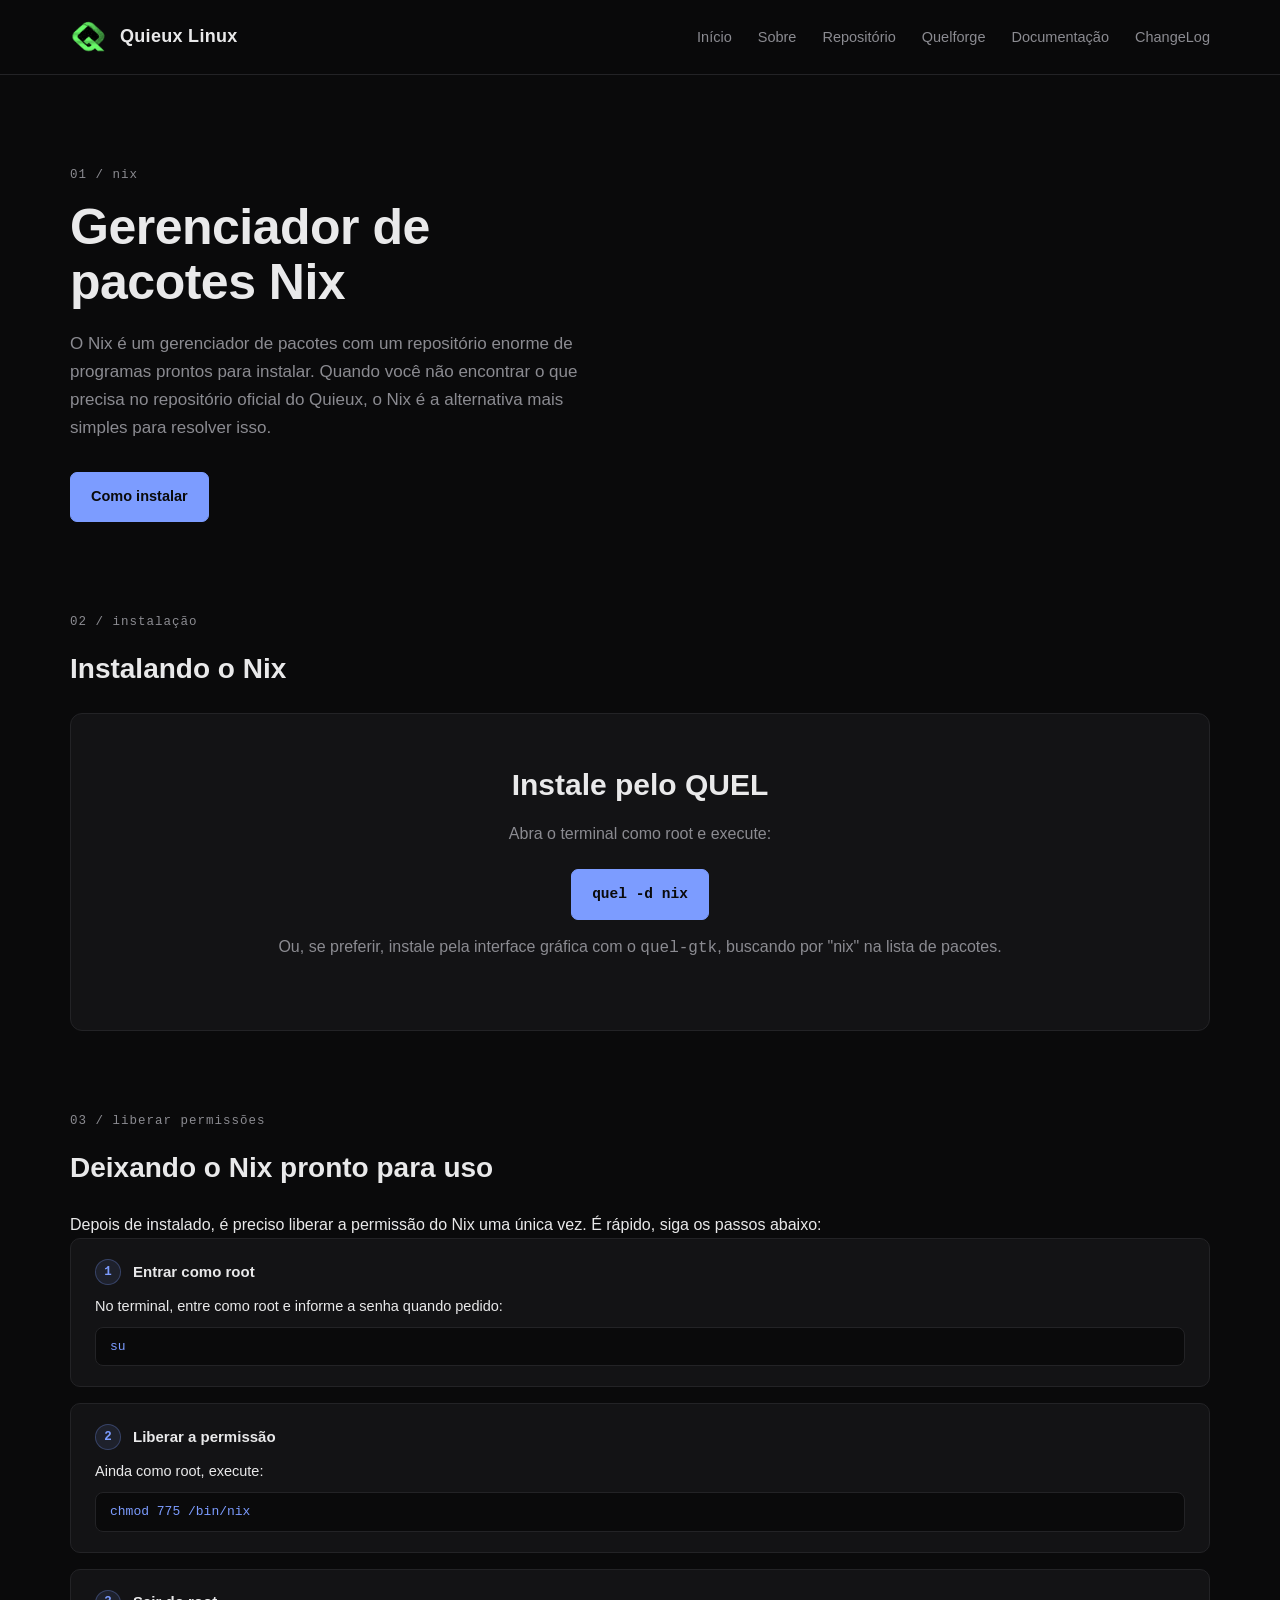
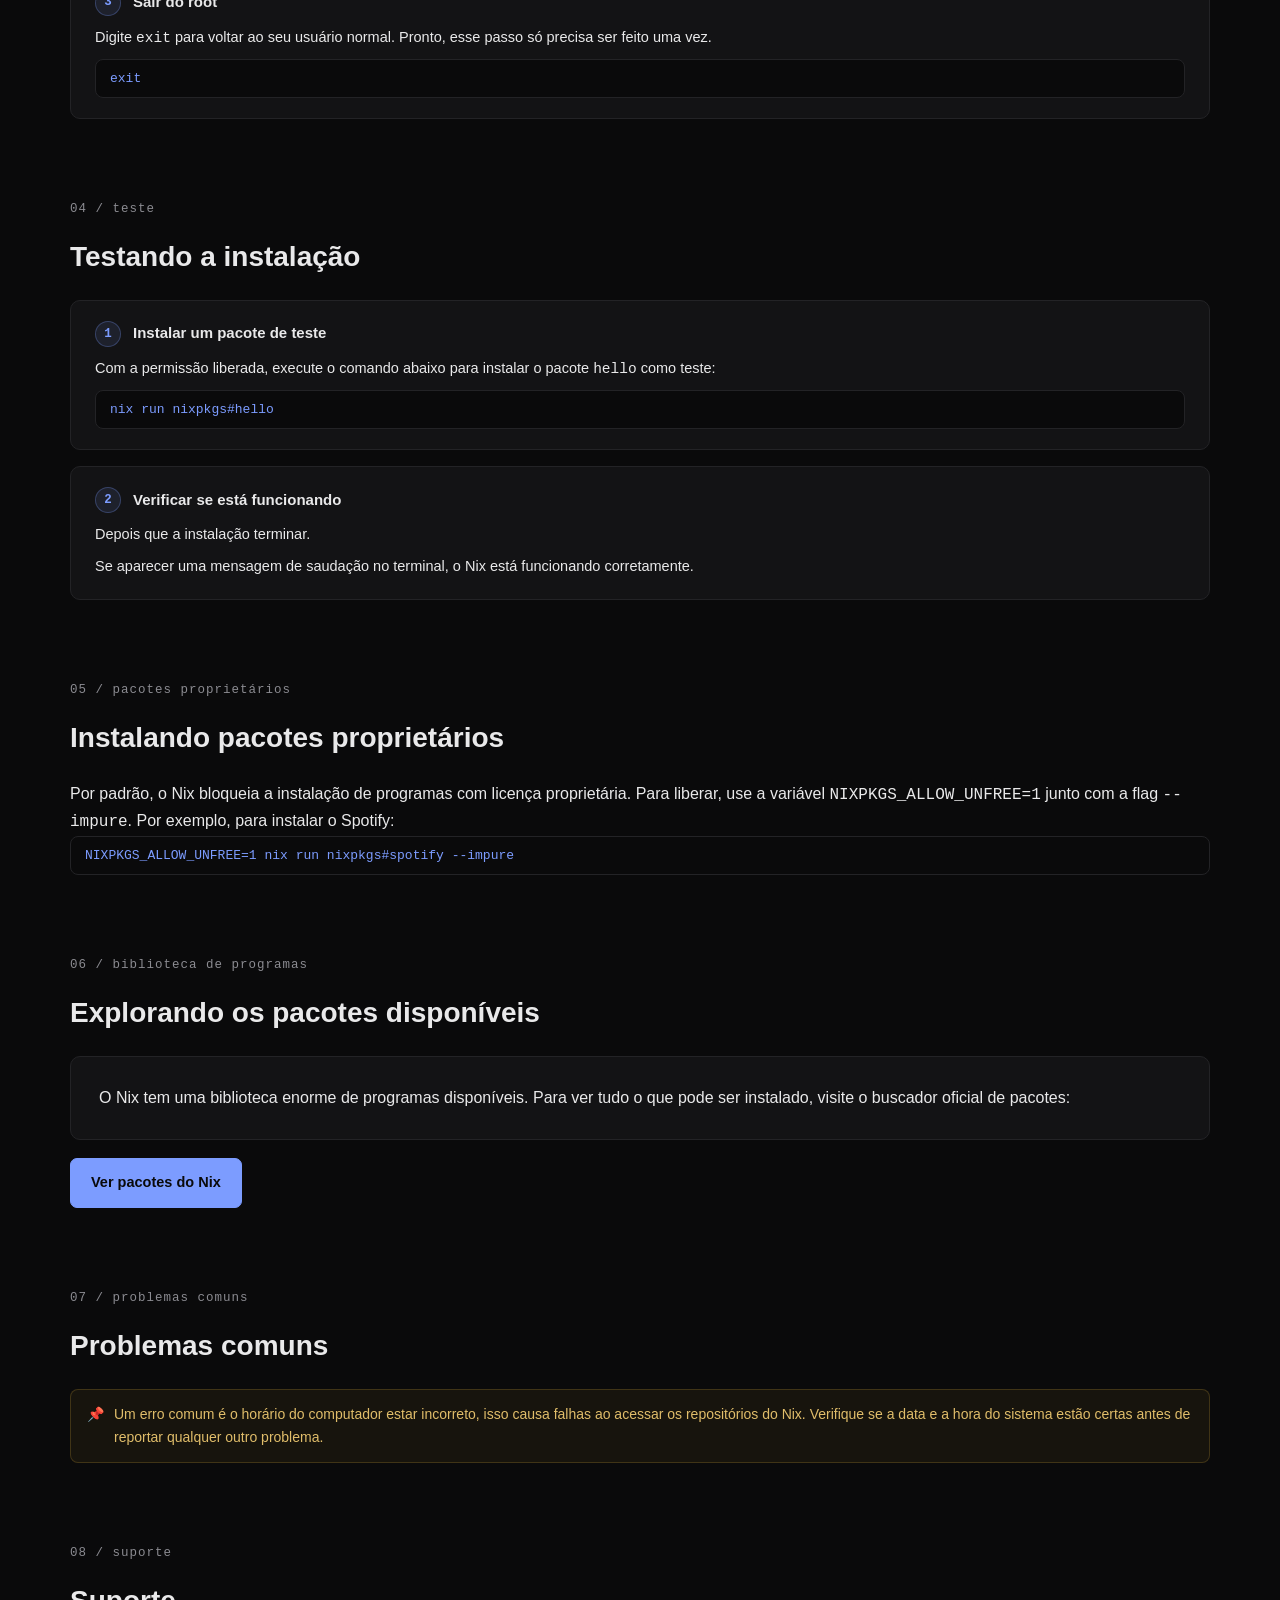
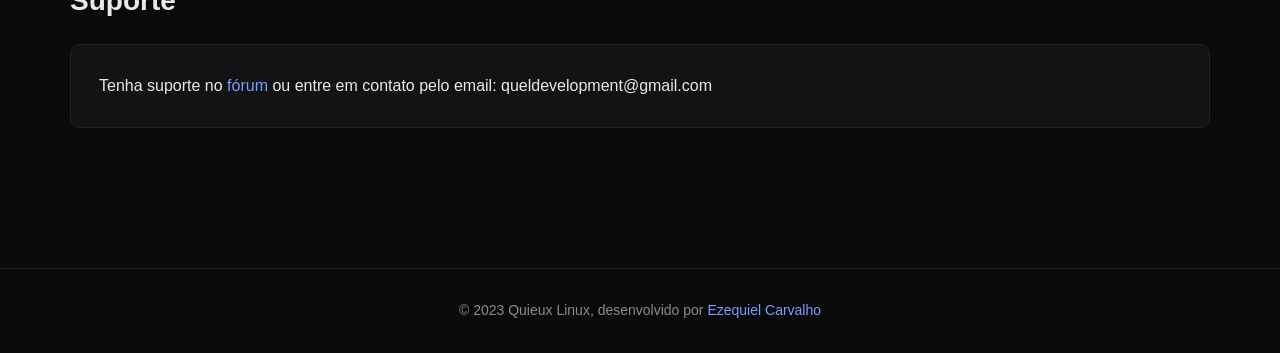
<file: nix.html>
<!DOCTYPE html>
<html lang="pt-BR">
<head>
  <meta charset="UTF-8">
  <meta name="viewport" content="width=device-width, initial-scale=1.0">
  <title>Nix, Quieux Linux</title>
  <link rel="stylesheet" href="assets/style.css">
</head>
<body>

<header>
  <div class="navbar">
    <div class="brand">
      <img src="logo.png" alt="Logo">
      <h1>Quieux Linux</h1>
    </div>
    <nav>
      <ul>
        <li><a href="index.html">Início</a></li>
        <li><a href="sobre.html">Sobre</a></li>
        <li><a href="repo.html">Repositório</a></li>
        <li><a href="quelforge.html">Quelforge</a></li>
        <li><a href="doc/index.html">Documentação</a></li>
        <li><a href="changelog.html">ChangeLog</a></li>
      </ul>
    </nav>
  </div>
</header>

<section class="hero">
  <div class="hero-text">
    <span class="eyebrow">01 / nix</span>
    <h2>Gerenciador de pacotes Nix</h2>
    <p>O Nix é um gerenciador de pacotes com um repositório enorme de programas prontos para instalar. Quando você não encontrar o que precisa no repositório oficial do Quieux, o Nix é a alternativa mais simples para resolver isso.</p>
    <div class="buttons">
      <a class="btn btn-primary" href="#instalacao">Como instalar</a>
    </div>
  </div>
</section>

<main class="container">

  <section id="instalacao">
    <span class="eyebrow">02 / instalação</span>
    <h2 class="section-title">Instalando o Nix</h2>
    <div class="download-box">
      <h2>Instale pelo QUEL</h2>
      <p>Abra o terminal como root e execute:</p>
      <a class="btn btn-primary" href="doc/index.html#comandos"><code>quel -d nix</code></a>
      <p style="margin-top:14px">Ou, se preferir, instale pela interface gráfica com o <code>quel-gtk</code>, buscando por "nix" na lista de pacotes.</p>
    </div>
  </section>

  <section>
    <span class="eyebrow">03 / liberar permissões</span>
    <h2 class="section-title">Deixando o Nix pronto para uso</h2>
    <p>Depois de instalado, é preciso liberar a permissão do Nix uma única vez. É rápido, siga os passos abaixo:</p>
    <div class="step">
      <div class="step-header"><span class="step-num">1</span><span class="step-title">Entrar como root</span></div>
      <p>No terminal, entre como root e informe a senha quando pedido:</p>
      <div class="pkg-cmd"><code>su</code></div>
    </div>
    <div class="step">
      <div class="step-header"><span class="step-num">2</span><span class="step-title">Liberar a permissão</span></div>
      <p>Ainda como root, execute:</p>
      <div class="pkg-cmd"><code>chmod 775 /bin/nix</code></div>
    </div>
    <div class="step">
      <div class="step-header"><span class="step-num">3</span><span class="step-title">Sair do root</span></div>
      <p>Digite <code>exit</code> para voltar ao seu usuário normal. Pronto, esse passo só precisa ser feito uma vez.</p>
      <div class="pkg-cmd"><code>exit</code></div>
    </div>
  </section>

  <section>
    <span class="eyebrow">04 / teste</span>
    <h2 class="section-title">Testando a instalação</h2>
    <div class="step">
      <div class="step-header"><span class="step-num">1</span><span class="step-title">Instalar um pacote de teste</span></div>
      <p>Com a permissão liberada, execute o comando abaixo para instalar o pacote <code>hello</code> como teste:</p>
      <div class="pkg-cmd"><code>nix run nixpkgs#hello</code></div>
    </div>
    <div class="step">
      <div class="step-header"><span class="step-num">2</span><span class="step-title">Verificar se está funcionando</span></div>
      <p>Depois que a instalação terminar.</p>
      <p>Se aparecer uma mensagem de saudação no terminal, o Nix está funcionando corretamente.</p>
    </div>
  </section>

  <section>
    <span class="eyebrow">05 / pacotes proprietários</span>
    <h2 class="section-title">Instalando pacotes proprietários</h2>
    <p>Por padrão, o Nix bloqueia a instalação de programas com licença proprietária. Para liberar, use a variável <code>NIXPKGS_ALLOW_UNFREE=1</code> junto com a flag <code>--impure</code>. Por exemplo, para instalar o Spotify:</p>
    <div class="pkg-cmd"><code>NIXPKGS_ALLOW_UNFREE=1 nix run nixpkgs#spotify --impure</code></div>
  </section>

  <section>
    <span class="eyebrow">06 / biblioteca de programas</span>
    <h2 class="section-title">Explorando os pacotes disponíveis</h2>
    <div class="about">
      <p>O Nix tem uma biblioteca enorme de programas disponíveis. Para ver tudo o que pode ser instalado, visite o buscador oficial de pacotes:</p>
    </div>
    <div class="cta-row">
      <a class="btn btn-primary" href="https://search.nixos.org/packages">Ver pacotes do Nix</a>
    </div>
  </section>

  <section>
    <span class="eyebrow">07 / problemas comuns</span>
    <h2 class="section-title">Problemas comuns</h2>
    <div class="callout warn">
      <span>📌</span>
      Um erro comum é o horário do computador estar incorreto, isso causa falhas ao acessar os repositórios do Nix. Verifique se a data e a hora do sistema estão certas antes de reportar qualquer outro problema.
    </div>
  </section>

  <section>
    <span class="eyebrow">08 / suporte</span>
    <h2 class="section-title">Suporte</h2>
    <div class="about">
      <p>Tenha suporte no <a href="https://quieux.forumeiros.com/">fórum</a> ou entre em contato pelo email: queldevelopment@gmail.com</p>
    </div>
  </section>

</main>

<footer>
  © 2023 Quieux Linux, desenvolvido por
  <a href="https://br.linkedin.com/in/ezequielcarvalho">Ezequiel Carvalho</a>
</footer>

<script src="assets/script.js"></script>
</body>
</html>
</file>
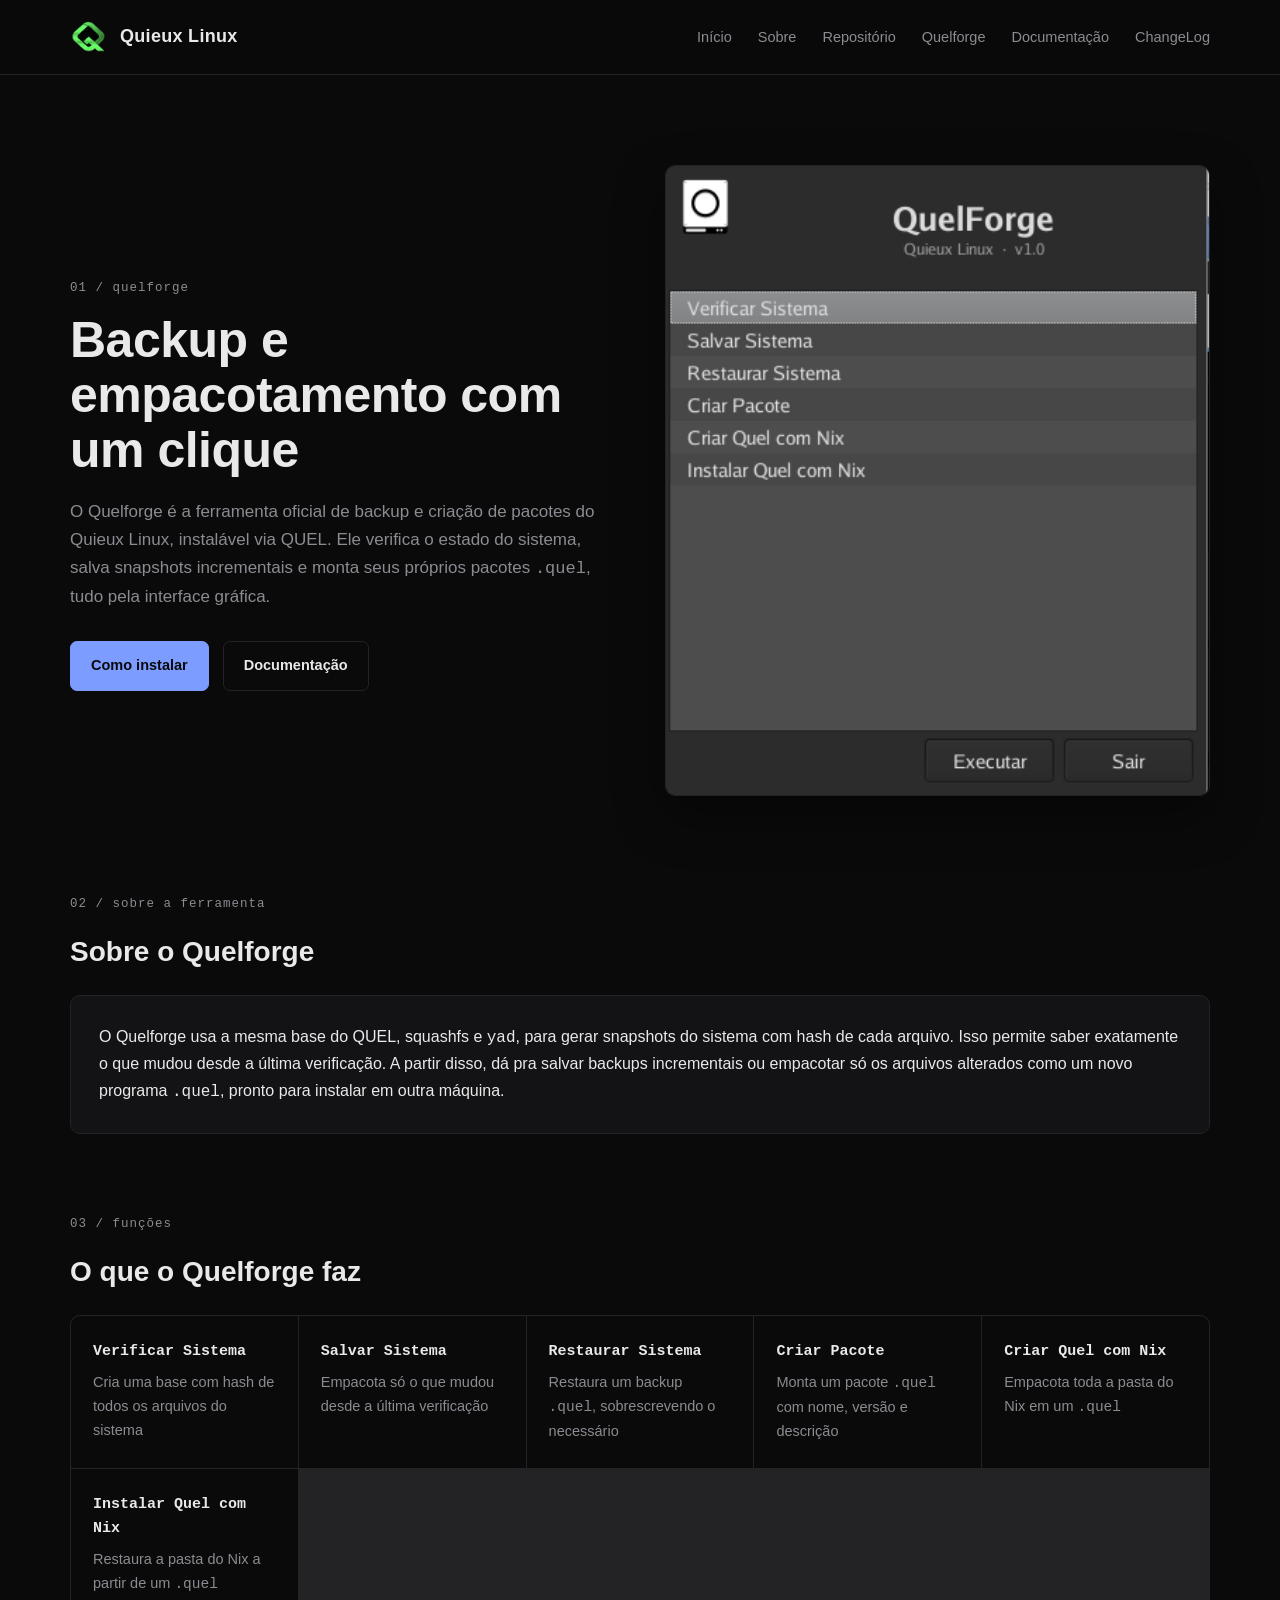
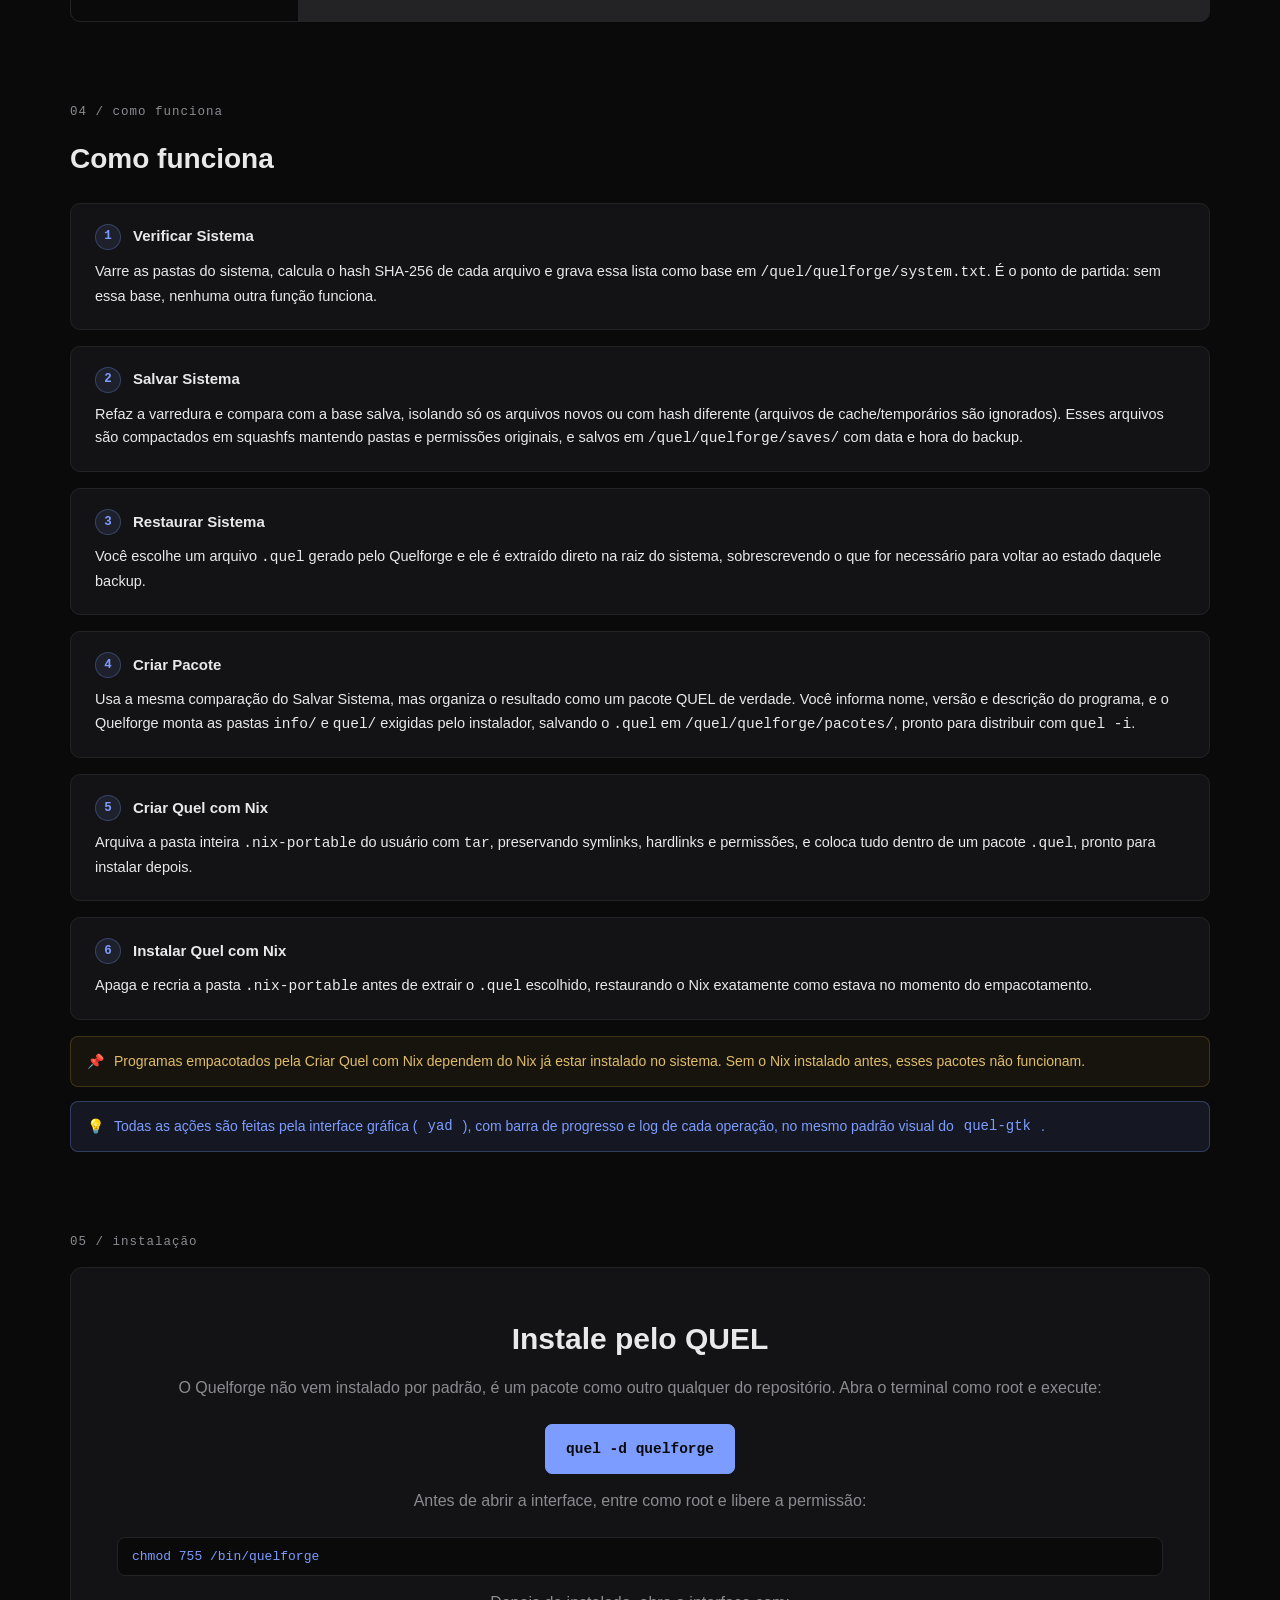
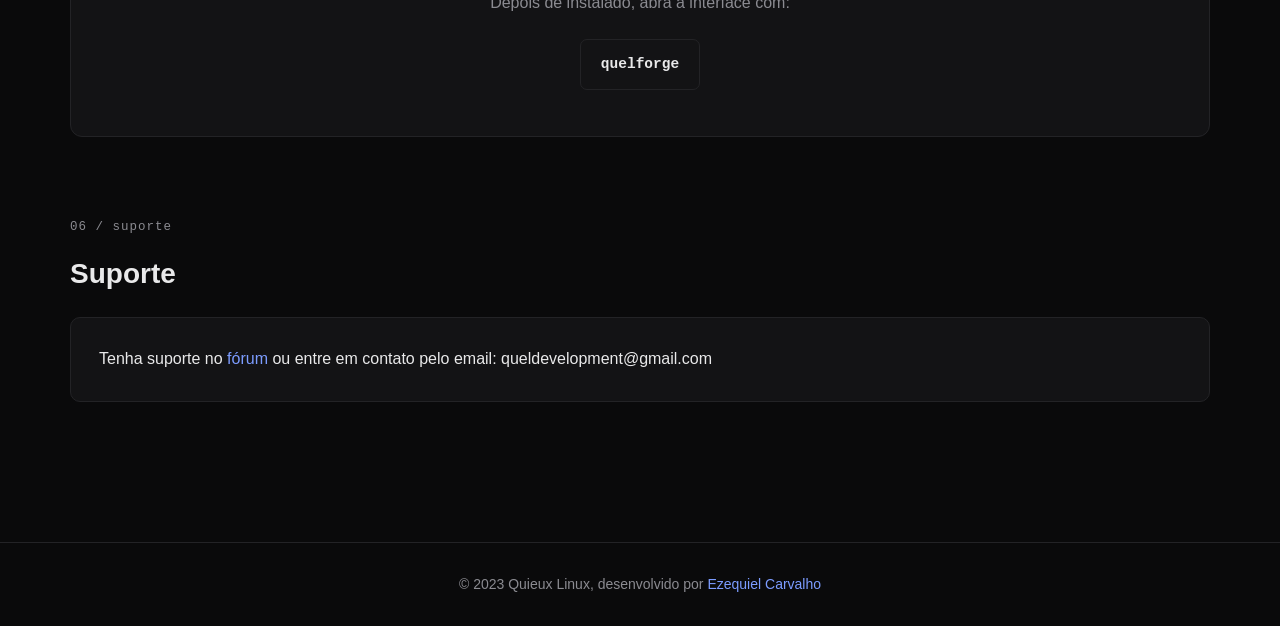
<file: quelforge.html>
<!DOCTYPE html>
<html lang="pt-BR">
<head>
  <meta charset="UTF-8">
  <meta name="viewport" content="width=device-width, initial-scale=1.0">
  <title>Quelforge, Quieux Linux</title>
  <link rel="stylesheet" href="assets/style.css">
</head>
<body>

<header>
  <div class="navbar">
    <div class="brand">
      <img src="logo.png" alt="Logo">
      <h1>Quieux Linux</h1>
    </div>
    <nav>
      <ul>
        <li><a href="index.html">Início</a></li>
        <li><a href="sobre.html">Sobre</a></li>
        <li><a href="repo.html">Repositório</a></li>
        <li><a href="quelforge.html">Quelforge</a></li>
        <li><a href="doc/index.html">Documentação</a></li>
        <li><a href="changelog.html">ChangeLog</a></li>
      </ul>
    </nav>
  </div>
</header>

<section class="hero">
  <div class="hero-text">
    <span class="eyebrow">01 / quelforge</span>
    <h2>Backup e empacotamento com um clique</h2>
    <p>O Quelforge é a ferramenta oficial de backup e criação de pacotes do Quieux Linux, instalável via QUEL. Ele verifica o estado do sistema, salva snapshots incrementais e monta seus próprios pacotes <code>.quel</code>, tudo pela interface gráfica.</p>
    <div class="buttons">
      <a class="btn btn-primary" href="#instalacao">Como instalar</a>
      <a class="btn" href="doc/index.html#interface-grafica">Documentação</a>
    </div>
  </div>
  <div class="hero-image">
    <img src="quelforge-screenshot.png" alt="Screenshot do Quelforge">
  </div>
</section>

<main class="container">

  <section>
    <span class="eyebrow">02 / sobre a ferramenta</span>
    <h2 class="section-title">Sobre o Quelforge</h2>
    <div class="about">
      <p>O Quelforge usa a mesma base do QUEL, squashfs e <code>yad</code>, para gerar snapshots do sistema com hash de cada arquivo. Isso permite saber exatamente o que mudou desde a última verificação. A partir disso, dá pra salvar backups incrementais ou empacotar só os arquivos alterados como um novo programa <code>.quel</code>, pronto para instalar em outra máquina.</p>
    </div>
  </section>

  <section>
    <span class="eyebrow">03 / funções</span>
    <h2 class="section-title">O que o Quelforge faz</h2>
    <div class="specs-grid">
      <div class="spec-card"><h3>Verificar Sistema</h3><p>Cria uma base com hash de todos os arquivos do sistema</p></div>
      <div class="spec-card"><h3>Salvar Sistema</h3><p>Empacota só o que mudou desde a última verificação</p></div>
      <div class="spec-card"><h3>Restaurar Sistema</h3><p>Restaura um backup <code>.quel</code>, sobrescrevendo o necessário</p></div>
      <div class="spec-card"><h3>Criar Pacote</h3><p>Monta um pacote <code>.quel</code> com nome, versão e descrição</p></div>
      <div class="spec-card"><h3>Criar Quel com Nix</h3><p>Empacota toda a pasta do Nix em um <code>.quel</code></p></div>
      <div class="spec-card"><h3>Instalar Quel com Nix</h3><p>Restaura a pasta do Nix a partir de um <code>.quel</code></p></div>
    </div>
  </section>

  <section>
    <span class="eyebrow">04 / como funciona</span>
    <h2 class="section-title">Como funciona</h2>
    <div class="step">
      <div class="step-header"><span class="step-num">1</span><span class="step-title">Verificar Sistema</span></div>
      <p>Varre as pastas do sistema, calcula o hash SHA-256 de cada arquivo e grava essa lista como base em <code style="color:var(--green)">/quel/quelforge/system.txt</code>. É o ponto de partida: sem essa base, nenhuma outra função funciona.</p>
    </div>
    <div class="step">
      <div class="step-header"><span class="step-num">2</span><span class="step-title">Salvar Sistema</span></div>
      <p>Refaz a varredura e compara com a base salva, isolando só os arquivos novos ou com hash diferente (arquivos de cache/temporários são ignorados). Esses arquivos são compactados em squashfs mantendo pastas e permissões originais, e salvos em <code style="color:var(--green)">/quel/quelforge/saves/</code> com data e hora do backup.</p>
    </div>
    <div class="step">
      <div class="step-header"><span class="step-num">3</span><span class="step-title">Restaurar Sistema</span></div>
      <p>Você escolhe um arquivo <code style="color:var(--green)">.quel</code> gerado pelo Quelforge e ele é extraído direto na raiz do sistema, sobrescrevendo o que for necessário para voltar ao estado daquele backup.</p>
    </div>
    <div class="step">
      <div class="step-header"><span class="step-num">4</span><span class="step-title">Criar Pacote</span></div>
      <p>Usa a mesma comparação do Salvar Sistema, mas organiza o resultado como um pacote QUEL de verdade. Você informa nome, versão e descrição do programa, e o Quelforge monta as pastas <code style="color:var(--green)">info/</code> e <code style="color:var(--green)">quel/</code> exigidas pelo instalador, salvando o <code style="color:var(--green)">.quel</code> em <code style="color:var(--green)">/quel/quelforge/pacotes/</code>, pronto para distribuir com <code style="color:var(--green)">quel -i</code>.</p>
    </div>
    <div class="step">
      <div class="step-header"><span class="step-num">5</span><span class="step-title">Criar Quel com Nix</span></div>
      <p>Arquiva a pasta inteira <code style="color:var(--green)">.nix-portable</code> do usuário com <code style="color:var(--green)">tar</code>, preservando symlinks, hardlinks e permissões, e coloca tudo dentro de um pacote <code style="color:var(--green)">.quel</code>, pronto para instalar depois.</p>
    </div>
    <div class="step">
      <div class="step-header"><span class="step-num">6</span><span class="step-title">Instalar Quel com Nix</span></div>
      <p>Apaga e recria a pasta <code style="color:var(--green)">.nix-portable</code> antes de extrair o <code style="color:var(--green)">.quel</code> escolhido, restaurando o Nix exatamente como estava no momento do empacotamento.</p>
    </div>
    <div class="callout warn">
      <span>📌</span>
      Programas empacotados pela Criar Quel com Nix dependem do Nix já estar instalado no sistema. Sem o Nix instalado antes, esses pacotes não funcionam.
    </div>
    <div class="callout tip">
      <span>💡</span>
      Todas as ações são feitas pela interface gráfica (<code style="color:var(--green)">yad</code>), com barra de progresso e log de cada operação, no mesmo padrão visual do <code style="color:var(--green)">quel-gtk</code>.
    </div>
  </section>

  <section id="instalacao">
    <span class="eyebrow">05 / instalação</span>
    <div class="download-box">
      <h2>Instale pelo QUEL</h2>
      <p>O Quelforge não vem instalado por padrão, é um pacote como outro qualquer do repositório. Abra o terminal como root e execute:</p>
      <a class="btn btn-primary" href="doc/index.html#comandos"><code>quel -d quelforge</code></a>
      <p style="margin-top:14px">Antes de abrir a interface, entre como root e libere a permissão:</p>
      <div class="pkg-cmd"><code>chmod 755 /bin/quelforge</code></div>
      <p style="margin-top:14px">Depois de instalado, abra a interface com:</p>
      <a class="btn" href="doc/index.html#interface-grafica"><code>quelforge</code></a>
    </div>
  </section>

  <section>
    <span class="eyebrow">06 / suporte</span>
    <h2 class="section-title">Suporte</h2>
    <div class="about">
      <p>Tenha suporte no <a href="https://quieux.forumeiros.com/">fórum</a> ou entre em contato pelo email: queldevelopment@gmail.com</p>
    </div>
  </section>

</main>

<footer>
  © 2023 Quieux Linux, desenvolvido por
  <a href="https://br.linkedin.com/in/ezequielcarvalho">Ezequiel Carvalho</a>
</footer>

<script src="assets/script.js"></script>
</body>
</html>
</file>
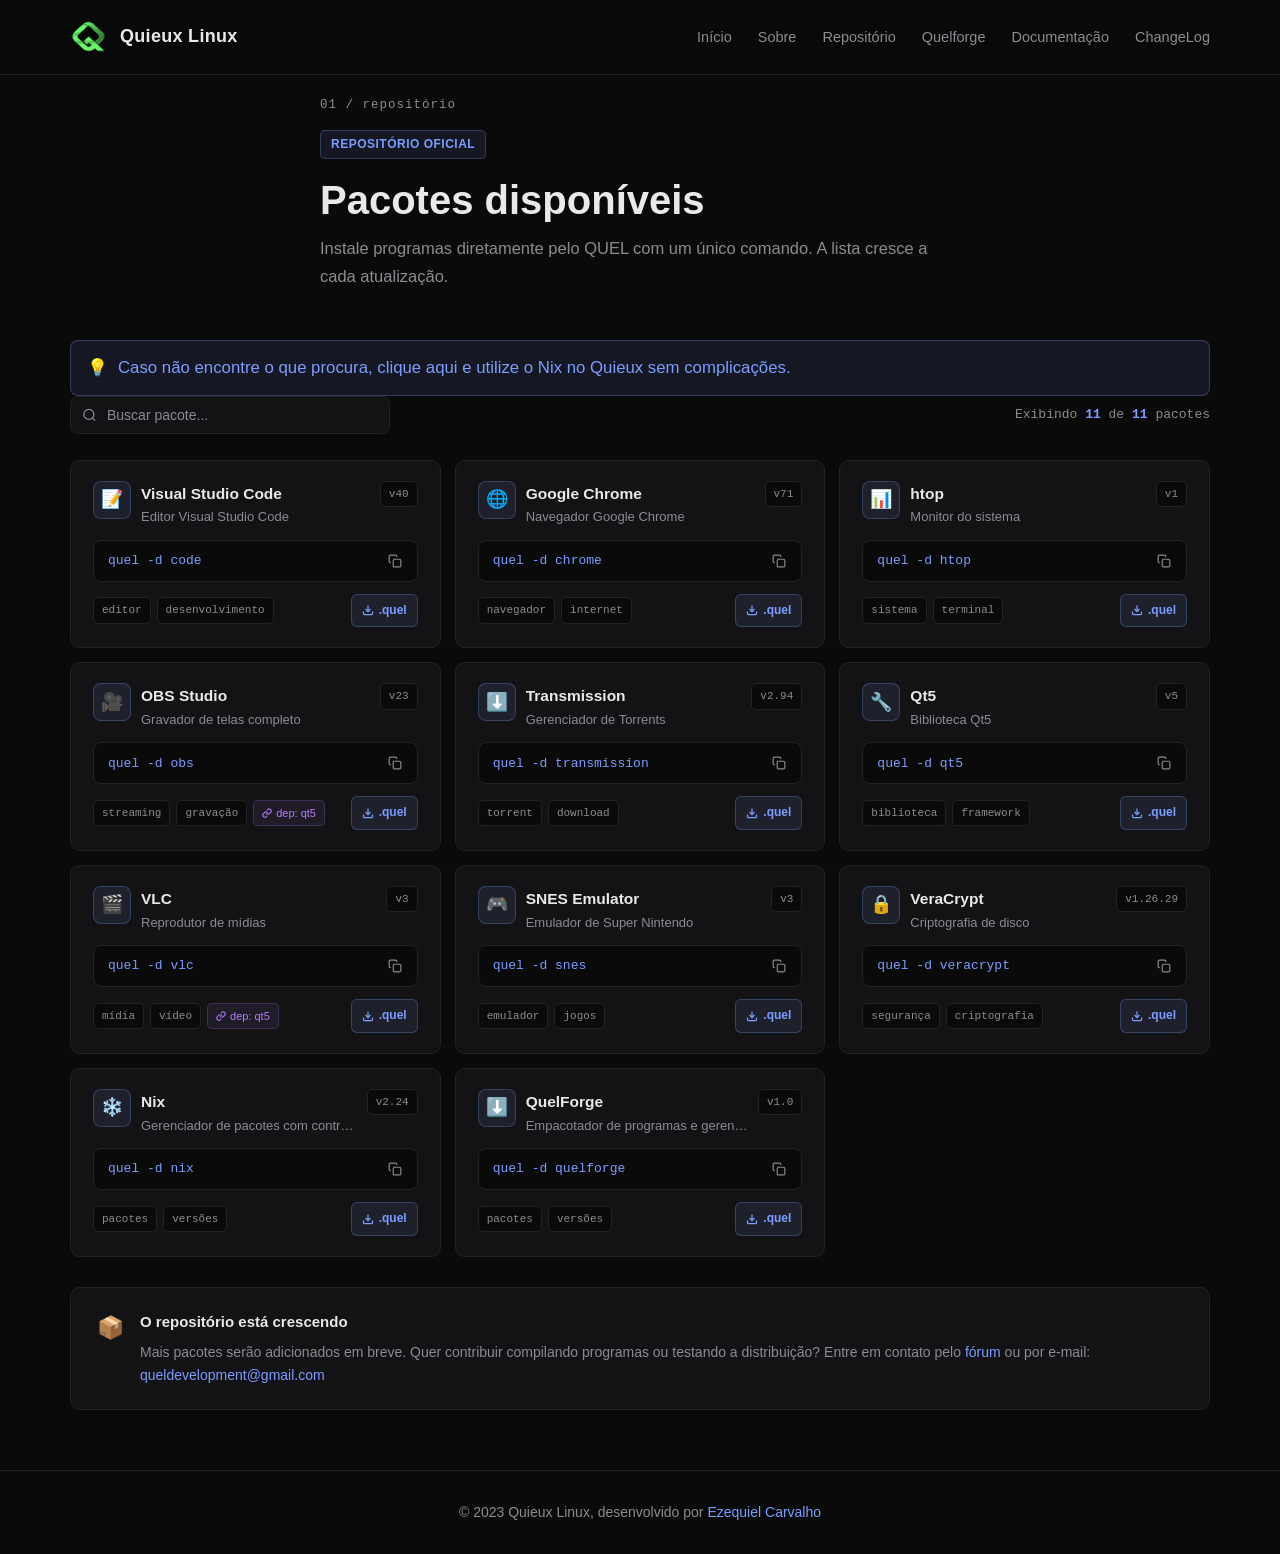
<file: repo.html>
<!DOCTYPE html>
<html lang="pt-BR">
<head>
  <meta charset="UTF-8">
  <meta name="viewport" content="width=device-width, initial-scale=1.0">
  <title>Repositório, Quieux Linux</title>
  <link rel="stylesheet" href="assets/style.css">
</head>
<body>

<header>
  <div class="navbar">
    <div class="brand">
      <img src="logo.png" alt="Logo">
      <h1>Quieux Linux</h1>
    </div>
    <nav>
      <ul>
        <li><a href="index.html">Início</a></li>
        <li><a href="sobre.html">Sobre</a></li>
        <li><a href="repo.html">Repositório</a></li>
        <li><a href="quelforge.html">Quelforge</a></li>
        <li><a href="doc/index.html">Documentação</a></li>
        <li><a href="changelog.html">ChangeLog</a></li>
      </ul>
    </nav>
  </div>
</header>

<div class="container">

  <div class="page-hero">
    <span class="eyebrow">01 / repositório</span>
    <span class="badge">Repositório Oficial</span>
    <h1>Pacotes disponíveis</h1>
    <p>Instale programas diretamente pelo QUEL com um único comando. A lista cresce a cada atualização.</p>
  </div>

  <a class="callout tip nix-callout" href="https://quieux.github.io/nix.html" style="display:flex;text-decoration:none;font-size:1.05em;cursor:pointer">
    <span>💡</span>
    Caso não encontre o que procura, clique aqui e utilize o Nix no Quieux sem complicações.
  </a>

  <div class="toolbar">
    <div class="search-wrap">
      <svg width="15" height="15" viewBox="0 0 24 24" fill="none" stroke="currentColor" stroke-width="2"><circle cx="11" cy="11" r="8"/><path d="M21 21l-4.35-4.35"/></svg>
      <input class="search-input" id="search" type="text" placeholder="Buscar pacote..." oninput="filterPkgs()">
    </div>
    <p class="pkg-count">Exibindo <strong id="visible-count">11</strong> de <strong>11</strong> pacotes</p>
  </div>

  <div class="pkg-grid" id="pkg-grid">

    <div class="pkg-card" data-name="code visual studio code editor">
      <div class="pkg-top">
        <div class="pkg-icon">📝</div>
        <div class="pkg-meta"><div class="pkg-name">Visual Studio Code</div><div class="pkg-desc">Editor Visual Studio Code</div></div>
        <span class="pkg-version">v40</span>
      </div>
      <div class="pkg-cmd"><code>quel -d code</code>
        <button class="copy-btn" onclick="copyCmd(this, 'quel -d code')" title="Copiar"><svg width="14" height="14" viewBox="0 0 24 24" fill="none" stroke="currentColor" stroke-width="2"><rect x="9" y="9" width="13" height="13" rx="2"/><path d="M5 15H4a2 2 0 0 1-2-2V4a2 2 0 0 1 2-2h9a2 2 0 0 1 2 2v1"/></svg></button>
      </div>
      <div class="pkg-footer">
        <div class="pkg-tags"><span class="tag">editor</span><span class="tag">desenvolvimento</span></div>
        <a class="dl-btn" href="https://septiumdigital.com/repo/code.quel" download><svg width="12" height="12" viewBox="0 0 24 24" fill="none" stroke="currentColor" stroke-width="2.5"><path d="M21 15v4a2 2 0 0 1-2 2H5a2 2 0 0 1-2-2v-4"/><polyline points="7 10 12 15 17 10"/><line x1="12" y1="15" x2="12" y2="3"/></svg>.quel</a>
      </div>
    </div>

    <div class="pkg-card" data-name="chrome google navegador browser">
      <div class="pkg-top">
        <div class="pkg-icon">🌐</div>
        <div class="pkg-meta"><div class="pkg-name">Google Chrome</div><div class="pkg-desc">Navegador Google Chrome</div></div>
        <span class="pkg-version">v71</span>
      </div>
      <div class="pkg-cmd"><code>quel -d chrome</code>
        <button class="copy-btn" onclick="copyCmd(this, 'quel -d chrome')" title="Copiar"><svg width="14" height="14" viewBox="0 0 24 24" fill="none" stroke="currentColor" stroke-width="2"><rect x="9" y="9" width="13" height="13" rx="2"/><path d="M5 15H4a2 2 0 0 1-2-2V4a2 2 0 0 1 2-2h9a2 2 0 0 1 2 2v1"/></svg></button>
      </div>
      <div class="pkg-footer">
        <div class="pkg-tags"><span class="tag">navegador</span><span class="tag">internet</span></div>
        <a class="dl-btn" href="https://septiumdigital.com/repo/chrome.quel" download><svg width="12" height="12" viewBox="0 0 24 24" fill="none" stroke="currentColor" stroke-width="2.5"><path d="M21 15v4a2 2 0 0 1-2 2H5a2 2 0 0 1-2-2v-4"/><polyline points="7 10 12 15 17 10"/><line x1="12" y1="15" x2="12" y2="3"/></svg>.quel</a>
      </div>
    </div>

    <div class="pkg-card" data-name="htop monitor sistema processos">
      <div class="pkg-top">
        <div class="pkg-icon">📊</div>
        <div class="pkg-meta"><div class="pkg-name">htop</div><div class="pkg-desc">Monitor do sistema</div></div>
        <span class="pkg-version">v1</span>
      </div>
      <div class="pkg-cmd"><code>quel -d htop</code>
        <button class="copy-btn" onclick="copyCmd(this, 'quel -d htop')" title="Copiar"><svg width="14" height="14" viewBox="0 0 24 24" fill="none" stroke="currentColor" stroke-width="2"><rect x="9" y="9" width="13" height="13" rx="2"/><path d="M5 15H4a2 2 0 0 1-2-2V4a2 2 0 0 1 2-2h9a2 2 0 0 1 2 2v1"/></svg></button>
      </div>
      <div class="pkg-footer">
        <div class="pkg-tags"><span class="tag">sistema</span><span class="tag">terminal</span></div>
        <a class="dl-btn" href="https://septiumdigital.com/repo/htop.quel" download><svg width="12" height="12" viewBox="0 0 24 24" fill="none" stroke="currentColor" stroke-width="2.5"><path d="M21 15v4a2 2 0 0 1-2 2H5a2 2 0 0 1-2-2v-4"/><polyline points="7 10 12 15 17 10"/><line x1="12" y1="15" x2="12" y2="3"/></svg>.quel</a>
      </div>
    </div>

    <div class="pkg-card" data-name="obs gravador telas streaming transmissao">
      <div class="pkg-top">
        <div class="pkg-icon">🎥</div>
        <div class="pkg-meta"><div class="pkg-name">OBS Studio</div><div class="pkg-desc">Gravador de telas completo</div></div>
        <span class="pkg-version">v23</span>
      </div>
      <div class="pkg-cmd"><code>quel -d obs</code>
        <button class="copy-btn" onclick="copyCmd(this, 'quel -d obs')" title="Copiar"><svg width="14" height="14" viewBox="0 0 24 24" fill="none" stroke="currentColor" stroke-width="2"><rect x="9" y="9" width="13" height="13" rx="2"/><path d="M5 15H4a2 2 0 0 1-2-2V4a2 2 0 0 1 2-2h9a2 2 0 0 1 2 2v1"/></svg></button>
      </div>
      <div class="pkg-footer">
        <div class="pkg-tags"><span class="tag">streaming</span><span class="tag">gravação</span>
          <span class="dep-badge"><svg width="10" height="10" viewBox="0 0 24 24" fill="none" stroke="currentColor" stroke-width="2.5"><path d="M10 13a5 5 0 0 0 7.54.54l3-3a5 5 0 0 0-7.07-7.07l-1.72 1.71"/><path d="M14 11a5 5 0 0 0-7.54-.54l-3 3a5 5 0 0 0 7.07 7.07l1.71-1.71"/></svg>dep: qt5</span>
        </div>
        <a class="dl-btn" href="https://septiumdigital.com/repo/obs.quel" download><svg width="12" height="12" viewBox="0 0 24 24" fill="none" stroke="currentColor" stroke-width="2.5"><path d="M21 15v4a2 2 0 0 1-2 2H5a2 2 0 0 1-2-2v-4"/><polyline points="7 10 12 15 17 10"/><line x1="12" y1="15" x2="12" y2="3"/></svg>.quel</a>
      </div>
    </div>

    <div class="pkg-card" data-name="transmission torrent download gerenciador">
      <div class="pkg-top">
        <div class="pkg-icon">⬇️</div>
        <div class="pkg-meta"><div class="pkg-name">Transmission</div><div class="pkg-desc">Gerenciador de Torrents</div></div>
        <span class="pkg-version">v2.94</span>
      </div>
      <div class="pkg-cmd"><code>quel -d transmission</code>
        <button class="copy-btn" onclick="copyCmd(this, 'quel -d transmission')" title="Copiar"><svg width="14" height="14" viewBox="0 0 24 24" fill="none" stroke="currentColor" stroke-width="2"><rect x="9" y="9" width="13" height="13" rx="2"/><path d="M5 15H4a2 2 0 0 1-2-2V4a2 2 0 0 1 2-2h9a2 2 0 0 1 2 2v1"/></svg></button>
      </div>
      <div class="pkg-footer">
        <div class="pkg-tags"><span class="tag">torrent</span><span class="tag">download</span></div>
        <a class="dl-btn" href="https://septiumdigital.com/repo/transmission.quel" download><svg width="12" height="12" viewBox="0 0 24 24" fill="none" stroke="currentColor" stroke-width="2.5"><path d="M21 15v4a2 2 0 0 1-2 2H5a2 2 0 0 1-2-2v-4"/><polyline points="7 10 12 15 17 10"/><line x1="12" y1="15" x2="12" y2="3"/></svg>.quel</a>
      </div>
    </div>

    <div class="pkg-card" data-name="qt5 biblioteca biblioteca framework">
      <div class="pkg-top">
        <div class="pkg-icon">🔧</div>
        <div class="pkg-meta"><div class="pkg-name">Qt5</div><div class="pkg-desc">Biblioteca Qt5</div></div>
        <span class="pkg-version">v5</span>
      </div>
      <div class="pkg-cmd"><code>quel -d qt5</code>
        <button class="copy-btn" onclick="copyCmd(this, 'quel -d qt5')" title="Copiar"><svg width="14" height="14" viewBox="0 0 24 24" fill="none" stroke="currentColor" stroke-width="2"><rect x="9" y="9" width="13" height="13" rx="2"/><path d="M5 15H4a2 2 0 0 1-2-2V4a2 2 0 0 1 2-2h9a2 2 0 0 1 2 2v1"/></svg></button>
      </div>
      <div class="pkg-footer">
        <div class="pkg-tags"><span class="tag">biblioteca</span><span class="tag">framework</span></div>
        <a class="dl-btn" href="https://septiumdigital.com/repo/qt5.quel" download><svg width="12" height="12" viewBox="0 0 24 24" fill="none" stroke="currentColor" stroke-width="2.5"><path d="M21 15v4a2 2 0 0 1-2 2H5a2 2 0 0 1-2-2v-4"/><polyline points="7 10 12 15 17 10"/><line x1="12" y1="15" x2="12" y2="3"/></svg>.quel</a>
      </div>
    </div>

    <div class="pkg-card" data-name="vlc reprodutor midia video audio player">
      <div class="pkg-top">
        <div class="pkg-icon">🎬</div>
        <div class="pkg-meta"><div class="pkg-name">VLC</div><div class="pkg-desc">Reprodutor de mídias</div></div>
        <span class="pkg-version">v3</span>
      </div>
      <div class="pkg-cmd"><code>quel -d vlc</code>
        <button class="copy-btn" onclick="copyCmd(this, 'quel -d vlc')" title="Copiar"><svg width="14" height="14" viewBox="0 0 24 24" fill="none" stroke="currentColor" stroke-width="2"><rect x="9" y="9" width="13" height="13" rx="2"/><path d="M5 15H4a2 2 0 0 1-2-2V4a2 2 0 0 1 2-2h9a2 2 0 0 1 2 2v1"/></svg></button>
      </div>
      <div class="pkg-footer">
        <div class="pkg-tags"><span class="tag">mídia</span><span class="tag">vídeo</span>
          <span class="dep-badge"><svg width="10" height="10" viewBox="0 0 24 24" fill="none" stroke="currentColor" stroke-width="2.5"><path d="M10 13a5 5 0 0 0 7.54.54l3-3a5 5 0 0 0-7.07-7.07l-1.72 1.71"/><path d="M14 11a5 5 0 0 0-7.54-.54l-3 3a5 5 0 0 0 7.07 7.07l1.71-1.71"/></svg>dep: qt5</span>
        </div>
        <a class="dl-btn" href="https://septiumdigital.com/repo/vlc.quel" download><svg width="12" height="12" viewBox="0 0 24 24" fill="none" stroke="currentColor" stroke-width="2.5"><path d="M21 15v4a2 2 0 0 1-2 2H5a2 2 0 0 1-2-2v-4"/><polyline points="7 10 12 15 17 10"/><line x1="12" y1="15" x2="12" y2="3"/></svg>.quel</a>
      </div>
    </div>

    <div class="pkg-card" data-name="snes emulador super nintendo retro jogos games">
      <div class="pkg-top">
        <div class="pkg-icon">🎮</div>
        <div class="pkg-meta"><div class="pkg-name">SNES Emulator</div><div class="pkg-desc">Emulador de Super Nintendo</div></div>
        <span class="pkg-version">v3</span>
      </div>
      <div class="pkg-cmd"><code>quel -d snes</code>
        <button class="copy-btn" onclick="copyCmd(this, 'quel -d snes')" title="Copiar"><svg width="14" height="14" viewBox="0 0 24 24" fill="none" stroke="currentColor" stroke-width="2"><rect x="9" y="9" width="13" height="13" rx="2"/><path d="M5 15H4a2 2 0 0 1-2-2V4a2 2 0 0 1 2-2h9a2 2 0 0 1 2 2v1"/></svg></button>
      </div>
      <div class="pkg-footer">
        <div class="pkg-tags"><span class="tag">emulador</span><span class="tag">jogos</span></div>
        <a class="dl-btn" href="https://septiumdigital.com/repo/snes.quel" download><svg width="12" height="12" viewBox="0 0 24 24" fill="none" stroke="currentColor" stroke-width="2.5"><path d="M21 15v4a2 2 0 0 1-2 2H5a2 2 0 0 1-2-2v-4"/><polyline points="7 10 12 15 17 10"/><line x1="12" y1="15" x2="12" y2="3"/></svg>.quel</a>
      </div>
    </div>

    <div class="pkg-card" data-name="veracrypt criptografia disco encriptacao seguranca">
      <div class="pkg-top">
        <div class="pkg-icon">🔒</div>
        <div class="pkg-meta"><div class="pkg-name">VeraCrypt</div><div class="pkg-desc">Criptografia de disco</div></div>
        <span class="pkg-version">v1.26.29</span>
      </div>
      <div class="pkg-cmd"><code>quel -d veracrypt</code>
        <button class="copy-btn" onclick="copyCmd(this, 'quel -d veracrypt')" title="Copiar"><svg width="14" height="14" viewBox="0 0 24 24" fill="none" stroke="currentColor" stroke-width="2"><rect x="9" y="9" width="13" height="13" rx="2"/><path d="M5 15H4a2 2 0 0 1-2-2V4a2 2 0 0 1 2-2h9a2 2 0 0 1 2 2v1"/></svg></button>
      </div>
      <div class="pkg-footer">
        <div class="pkg-tags"><span class="tag">segurança</span><span class="tag">criptografia</span></div>
        <a class="dl-btn" href="https://septiumdigital.com/repo/veracrypt.quel" download><svg width="12" height="12" viewBox="0 0 24 24" fill="none" stroke="currentColor" stroke-width="2.5"><path d="M21 15v4a2 2 0 0 1-2 2H5a2 2 0 0 1-2-2v-4"/><polyline points="7 10 12 15 17 10"/><line x1="12" y1="15" x2="12" y2="3"/></svg>.quel</a>
      </div>
    </div>

    <div class="pkg-card" data-name="nix gerenciador pacotes controle versoes">
      <div class="pkg-top">
        <div class="pkg-icon">❄️</div>
        <div class="pkg-meta"><div class="pkg-name">Nix</div><div class="pkg-desc">Gerenciador de pacotes com controle de versões</div></div>
        <span class="pkg-version">v2.24</span>
      </div>
      <div class="pkg-cmd"><code>quel -d nix</code>
        <button class="copy-btn" onclick="copyCmd(this, 'quel -d nix')" title="Copiar"><svg width="14" height="14" viewBox="0 0 24 24" fill="none" stroke="currentColor" stroke-width="2"><rect x="9" y="9" width="13" height="13" rx="2"/><path d="M5 15H4a2 2 0 0 1-2-2V4a2 2 0 0 1 2-2h9a2 2 0 0 1 2 2v1"/></svg></button>
      </div>
      <div class="pkg-footer">
        <div class="pkg-tags"><span class="tag">pacotes</span><span class="tag">versões</span></div>
        <a class="dl-btn" href="https://septiumdigital.com/repo/nix.quel" download><svg width="12" height="12" viewBox="0 0 24 24" fill="none" stroke="currentColor" stroke-width="2.5"><path d="M21 15v4a2 2 0 0 1-2 2H5a2 2 0 0 1-2-2v-4"/><polyline points="7 10 12 15 17 10"/><line x1="12" y1="15" x2="12" y2="3"/></svg>.quel</a>
      </div>
    </div>

    <div class="empty" id="empty-state">
      <svg width="48" height="48" viewBox="0 0 24 24" fill="none" stroke="currentColor" stroke-width="1.5"><circle cx="11" cy="11" r="8"/><path d="M21 21l-4.35-4.35"/></svg>
      <p>Nenhum pacote encontrado para "<span id="empty-query"></span>".</p>
    </div>

        <div class="pkg-card" data-name="quelforge">
      <div class="pkg-top">
        <div class="pkg-icon">⬇️</div>
        <div class="pkg-meta"><div class="pkg-name">QuelForge</div><div class="pkg-desc">Empacotador de programas e gerenciador de backups</div></div>
        <span class="pkg-version">v1.0</span>
      </div>
      <div class="pkg-cmd"><code>quel -d quelforge</code>
        <button class="copy-btn" onclick="copyCmd(this, 'quel -d quelforge')" title="Copiar"><svg width="14" height="14" viewBox="0 0 24 24" fill="none" stroke="currentColor" stroke-width="2"><rect x="9" y="9" width="13" height="13" rx="2"/><path d="M5 15H4a2 2 0 0 1-2-2V4a2 2 0 0 1 2-2h9a2 2 0 0 1 2 2v1"/></svg></button>
      </div>
      <div class="pkg-footer">
        <div class="pkg-tags"><span class="tag">pacotes</span><span class="tag">versões</span></div>
        <a class="dl-btn" href="https://septiumdigital.com/repo/quelforge.quel" download><svg width="12" height="12" viewBox="0 0 24 24" fill="none" stroke="currentColor" stroke-width="2.5"><path d="M21 15v4a2 2 0 0 1-2 2H5a2 2 0 0 1-2-2v-4"/><polyline points="7 10 12 15 17 10"/><line x1="12" y1="15" x2="12" y2="3"/></svg>.quel</a>
      </div>
    </div>

  </div>

  <div class="info-box">
    <div class="info-box-icon">📦</div>
    <div>
      <h3>O repositório está crescendo</h3>
      <p>Mais pacotes serão adicionados em breve. Quer contribuir compilando programas ou testando a distribuição? Entre em contato pelo <a href="https://quieux.forumeiros.com/">fórum</a> ou por e-mail: <a href="mailto:queldevelopment@gmail.com">queldevelopment@gmail.com</a></p>
    </div>
  </div>

</div>

<footer>
  © 2023 Quieux Linux, desenvolvido por
  <a href="https://br.linkedin.com/in/ezequielcarvalho">Ezequiel Carvalho</a>
</footer>

<script src="assets/script.js"></script>
</body>
</html>
</file>
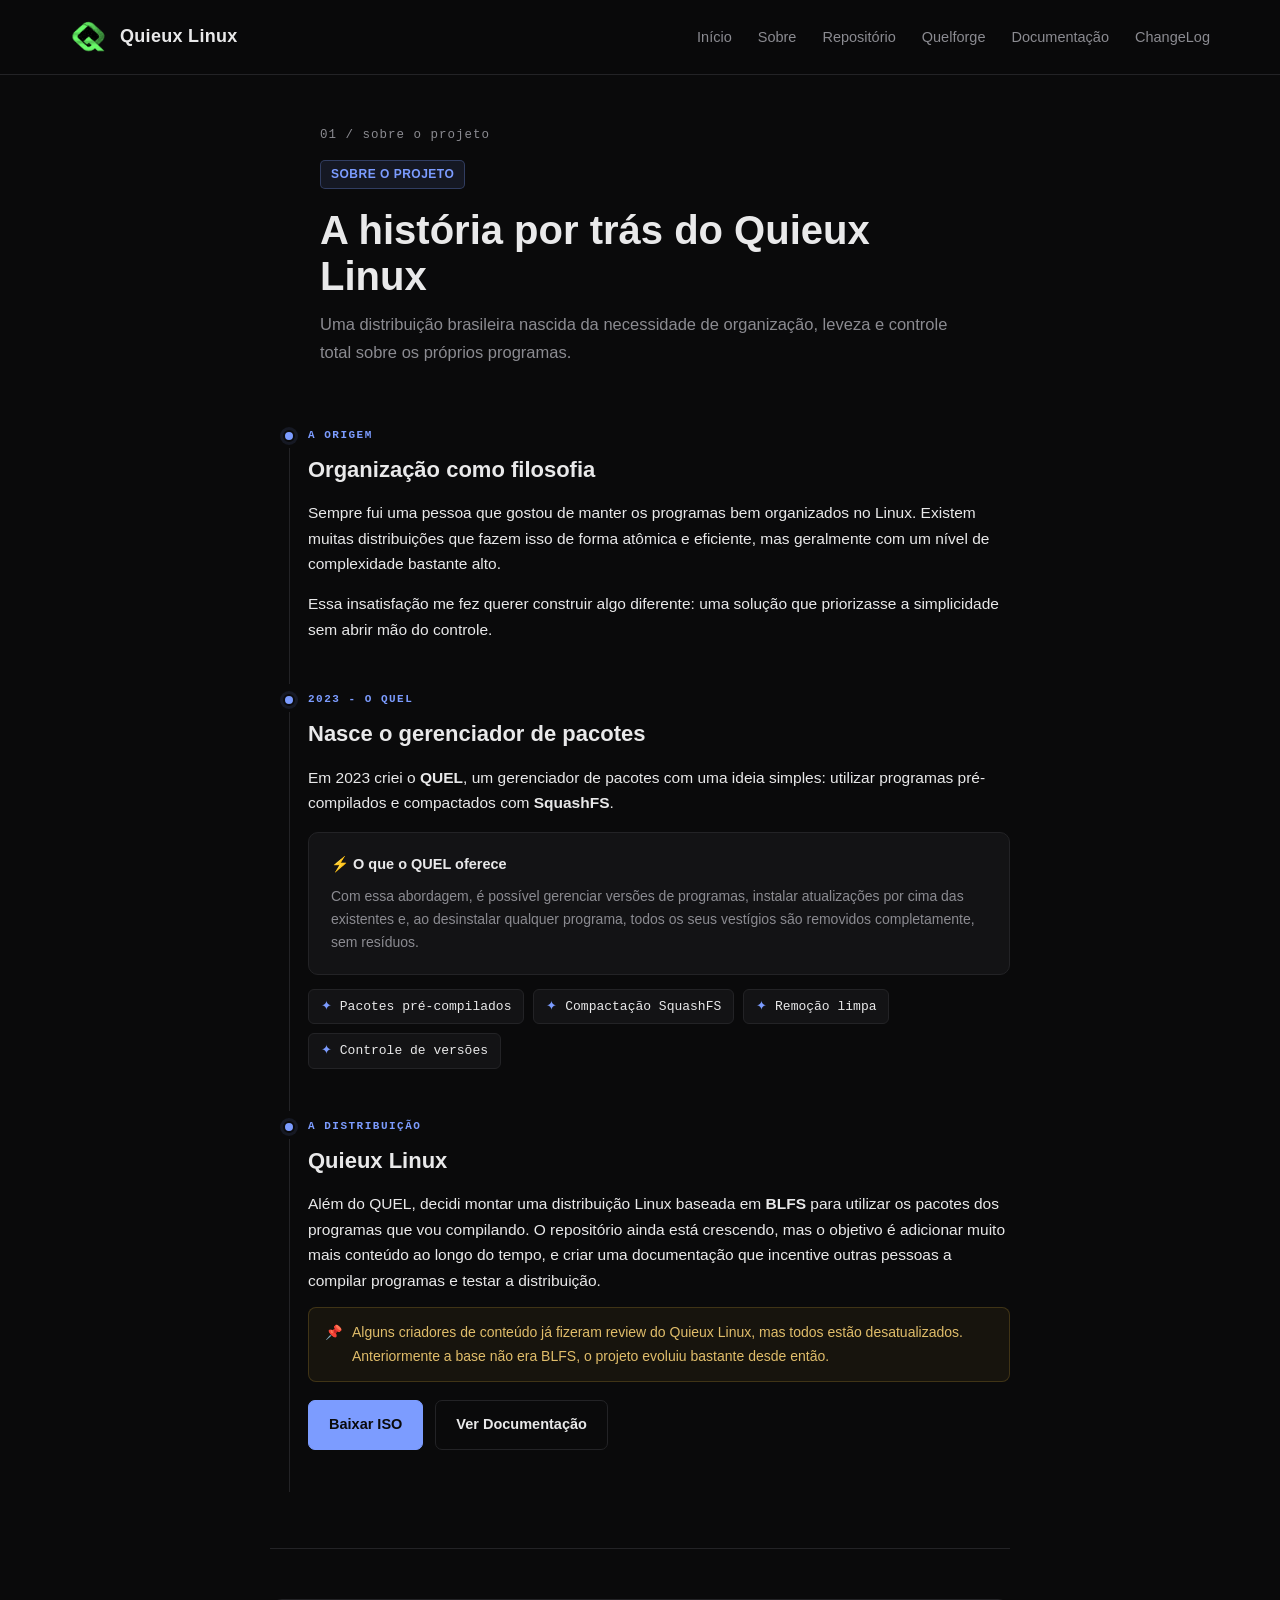
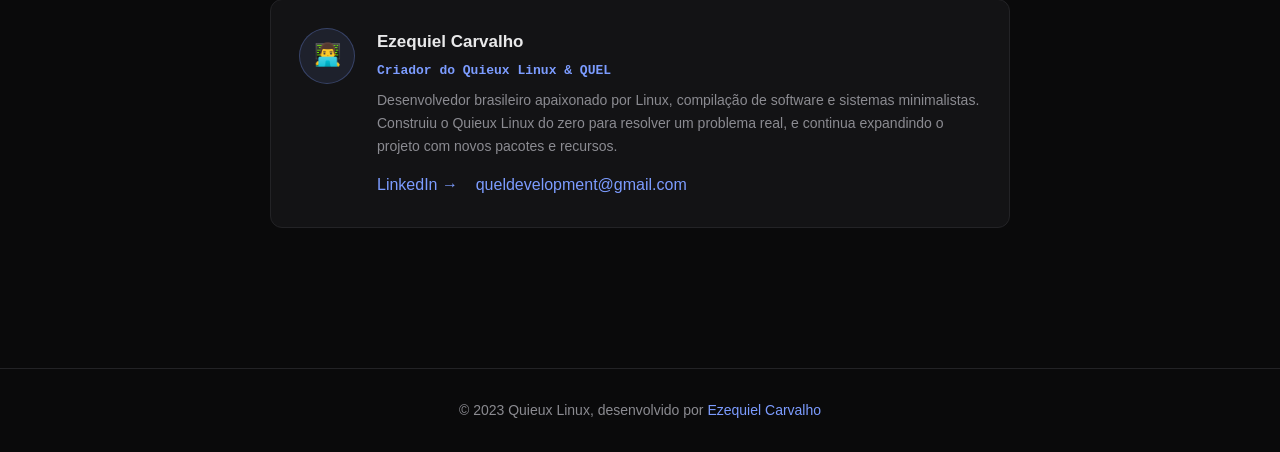
<file: sobre.html>
<!DOCTYPE html>
<html lang="pt-BR">
<head>
  <meta charset="UTF-8">
  <meta name="viewport" content="width=device-width, initial-scale=1.0">
  <title>Sobre, Quieux Linux</title>
  <link rel="stylesheet" href="assets/style.css">
</head>
<body>

<header>
  <div class="navbar">
    <div class="brand">
      <img src="logo.png" alt="Logo">
      <h1>Quieux Linux</h1>
    </div>
    <nav>
      <ul>
        <li><a href="index.html">Início</a></li>
        <li><a href="sobre.html">Sobre</a></li>
        <li><a href="repo.html">Repositório</a></li>
        <li><a href="quelforge.html">Quelforge</a></li>
        <li><a href="doc/index.html">Documentação</a></li>
        <li><a href="changelog.html">ChangeLog</a></li>
      </ul>
    </nav>
  </div>
</header>

<div class="tl-container" style="max-width:780px">

  <div class="page-hero" style="margin-bottom:60px">
    <span class="eyebrow">01 / sobre o projeto</span>
    <span class="badge">Sobre o Projeto</span>
    <h1>A história por trás do Quieux Linux</h1>
    <p>Uma distribuição brasileira nascida da necessidade de organização, leveza e controle total sobre os próprios programas.</p>
  </div>

  <div class="story">

    <div class="story-block">
      <div class="story-line"><div class="story-dot"></div><div class="story-connector"></div></div>
      <div class="story-body">
        <div class="story-year">A origem</div>
        <h2>Organização como filosofia</h2>
        <p>Sempre fui uma pessoa que gostou de manter os programas bem organizados no Linux. Existem muitas distribuições que fazem isso de forma atômica e eficiente, mas geralmente com um nível de complexidade bastante alto.</p>
        <p>Essa insatisfação me fez querer construir algo diferente: uma solução que priorizasse a simplicidade sem abrir mão do controle.</p>
      </div>
    </div>

    <div class="story-block">
      <div class="story-line"><div class="story-dot"></div><div class="story-connector"></div></div>
      <div class="story-body">
        <div class="story-year">2023 - O QUEL</div>
        <h2>Nasce o gerenciador de pacotes</h2>
        <p>Em 2023 criei o <strong>QUEL</strong>, um gerenciador de pacotes com uma ideia simples: utilizar programas pré-compilados e compactados com <strong>SquashFS</strong>.</p>
        <div class="highlight-card">
          <h3>⚡ O que o QUEL oferece</h3>
          <p>Com essa abordagem, é possível gerenciar versões de programas, instalar atualizações por cima das existentes e, ao desinstalar qualquer programa, todos os seus vestígios são removidos completamente, sem resíduos.</p>
        </div>
        <div class="pills">
          <div class="pill"><span>✦</span> Pacotes pré-compilados</div>
          <div class="pill"><span>✦</span> Compactação SquashFS</div>
          <div class="pill"><span>✦</span> Remoção limpa</div>
          <div class="pill"><span>✦</span> Controle de versões</div>
        </div>
      </div>
    </div>

    <div class="story-block">
      <div class="story-line"><div class="story-dot"></div><div class="story-connector"></div></div>
      <div class="story-body">
        <div class="story-year">A distribuição</div>
        <h2>Quieux Linux</h2>
        <p>Além do QUEL, decidi montar uma distribuição Linux baseada em <strong>BLFS</strong> para utilizar os pacotes dos programas que vou compilando. O repositório ainda está crescendo, mas o objetivo é adicionar muito mais conteúdo ao longo do tempo, e criar uma documentação que incentive outras pessoas a compilar programas e testar a distribuição.</p>
        <div class="callout warn">
          <span>📌</span>
          Alguns criadores de conteúdo já fizeram review do Quieux Linux, mas todos estão desatualizados. Anteriormente a base não era BLFS, o projeto evoluiu bastante desde então.
        </div>
        <div class="cta-row">
          <a class="btn btn-primary" href="https://sourceforge.net/projects/quieux/files/Quieux_x86_64_XFCE4.iso/">Baixar ISO</a>
          <a class="btn" href="doc/index.html">Ver Documentação</a>
        </div>
      </div>
    </div>

  </div>

  <div class="divider"></div>

  <div class="author-card">
    <div class="author-avatar">👨‍💻</div>
    <div class="author-info">
      <h3>Ezequiel Carvalho</h3>
      <div class="role">Criador do Quieux Linux &amp; QUEL</div>
      <p>Desenvolvedor brasileiro apaixonado por Linux, compilação de software e sistemas minimalistas. Construiu o Quieux Linux do zero para resolver um problema real, e continua expandindo o projeto com novos pacotes e recursos.</p>
      <div style="margin-top:14px">
        <a href="https://br.linkedin.com/in/ezequielcarvalho">LinkedIn →</a>
        &nbsp;&nbsp;
        <a href="mailto:queldevelopment@gmail.com">queldevelopment@gmail.com</a>
      </div>
    </div>
  </div>

</div>

<footer>
  © 2023 Quieux Linux, desenvolvido por
  <a href="https://br.linkedin.com/in/ezequielcarvalho">Ezequiel Carvalho</a>
</footer>

<script src="assets/script.js"></script>
</body>
</html>
</file>
<file: assets/style.css>
* { margin: 0; padding: 0; box-sizing: border-box; }

:root {
  --bg: #0a0a0b;
  --bg-soft: #131315;
  --border: #232326;
  --text: #e9e9ea;
  --muted: #8b8b91;
  --accent: #7c9cff;
  --accent-soft: rgba(124,156,255,0.1);
  --accent-border: rgba(124,156,255,0.28);
  --purple: #b57cff;
  --mono: 'JetBrains Mono', 'Courier New', monospace;
}

body {
  background: var(--bg);
  color: var(--text);
  font-family: -apple-system, "Segoe UI", Inter, sans-serif;
  line-height: 1.65;
  font-size: 16px;
}

a { color: var(--accent); text-decoration: none; }
a:hover { opacity: 0.8; }
code { font-family: var(--mono); }

.eyebrow {
  display: block;
  font-family: var(--mono);
  font-size: 12.5px;
  color: var(--muted);
  letter-spacing: 1px;
  margin-bottom: 14px;
}

/* ===== HEADER / NAV ===== */
header {
  border-bottom: 1px solid var(--border);
  background: rgba(10,10,11,0.85);
  backdrop-filter: blur(8px);
  position: sticky;
  top: 0;
  z-index: 100;
}
.navbar {
  max-width: 1180px;
  margin: auto;
  padding: 18px 20px;
  display: flex;
  align-items: center;
  justify-content: space-between;
}
.brand { display: flex; align-items: center; gap: 12px; }
.brand img { width: 38px; height: 38px; }
.brand h1 { font-size: 18px; color: var(--text); font-weight: 700; letter-spacing: 0.3px; }
nav ul { list-style: none; display: flex; gap: 26px; align-items: center; }
nav a { color: var(--muted); font-size: 14.5px; font-weight: 500; }
nav a:hover { color: var(--text); opacity: 1; }
.language-menu { position: relative; }
.sub-menu {
  display: none;
  position: absolute;
  top: 28px;
  right: 0;
  background: var(--bg-soft);
  border: 1px solid var(--border);
  border-radius: 8px;
  min-width: 140px;
  padding: 6px 0;
}
.sub-menu a { display: block; padding: 9px 14px; font-size: 14px; }
.sub-menu a:hover { background: var(--border); opacity: 1; }
.sub-menu.visible { display: block; }

/* ===== SHARED LAYOUT ===== */
.container { max-width: 1180px; margin: auto; padding: 20px; }
.badge {
  display: inline-block;
  background: var(--accent-soft);
  color: var(--accent);
  border: 1px solid var(--accent-border);
  border-radius: 5px;
  font-size: 12px;
  padding: 4px 10px;
  margin-bottom: 18px;
  letter-spacing: 0.5px;
  text-transform: uppercase;
  font-weight: 600;
}
.page-hero { max-width: 640px; margin: 0 auto 50px; text-align: left; }
.page-hero h1 { font-size: 40px; color: var(--text); margin-bottom: 12px; line-height: 1.15; font-weight: 800; }
.page-hero p { color: var(--muted); font-size: 16.5px; }

.btn {
  padding: 12px 20px;
  border-radius: 7px;
  font-weight: 600;
  font-size: 14.5px;
  border: 1.5px solid var(--border);
  background: transparent;
  color: var(--text);
  display: inline-block;
}
.btn:hover { border-color: var(--accent); opacity: 1; }
.btn-primary { background: var(--accent); color: #0a0a0b; border-color: var(--accent); }
.btn-primary:hover { opacity: 0.88; }

/* ===== FOOTER ===== */
footer {
  border-top: 1px solid var(--border);
  padding: 30px 20px;
  text-align: center;
  color: var(--muted);
  font-size: 14px;
  margin-top: 40px;
}

/* ===== HOME: HERO ===== */
.hero {
  max-width: 1180px;
  margin: auto;
  padding: 90px 20px 70px;
  display: grid;
  grid-template-columns: 1fr 1fr;
  gap: 50px;
  align-items: center;
}
.hero-text h2 { font-size: 50px; line-height: 1.1; margin-bottom: 20px; color: var(--text); font-weight: 800; letter-spacing: -0.5px; }
.hero-text p { color: var(--muted); margin-bottom: 30px; font-size: 17px; }
.buttons { display: flex; gap: 14px; flex-wrap: wrap; }
.hero-image img {
  width: 100%;
  border-radius: 10px;
  border: 1px solid var(--border);
  box-shadow: 0 20px 50px rgba(0,0,0,0.4);
}

section { margin-bottom: 80px; }
.section-title { font-size: 28px; margin-bottom: 20px; color: var(--text); font-weight: 800; }

.about {
  background: var(--bg-soft);
  border: 1px solid var(--border);
  padding: 28px;
  border-radius: 10px;
}
.about p { color: var(--text); }

.specs-grid {
  display: grid;
  grid-template-columns: repeat(auto-fit, minmax(210px, 1fr));
  gap: 1px;
  background: var(--border);
  border: 1px solid var(--border);
  border-radius: 10px;
  overflow: hidden;
}
.spec-card { background: var(--bg); padding: 24px 22px; }
.spec-card h3 { color: var(--text); margin-bottom: 6px; font-size: 15px; font-family: var(--mono); }
.spec-card p { color: var(--muted); font-size: 14.5px; }

.download-box {
  background: var(--bg-soft);
  border: 1px solid var(--border);
  padding: 46px;
  border-radius: 12px;
  text-align: center;
}
.download-box h2 { font-size: 30px; margin-bottom: 12px; color: var(--text); font-weight: 800; }
.download-box p { color: var(--muted); margin-bottom: 22px; }

@media (max-width: 900px) {
  .hero { grid-template-columns: 1fr; }
  .hero-text h2 { font-size: 36px; }
}
@media (max-width: 600px) {
  .navbar { flex-direction: column; gap: 16px; }
  nav ul { gap: 14px; flex-wrap: wrap; justify-content: center; }
  .page-hero h1 { font-size: 30px; }
}

/* ===== TIMELINE (changelog + sobre) ===== */
.tl-container { max-width: 720px; margin: auto; padding: 50px 20px 100px; }
.timeline { display: flex; flex-direction: column; padding-left: 26px; border-left: 1px solid var(--border); }
.tl-entry { position: relative; padding-bottom: 44px; }
.tl-entry:last-child { padding-bottom: 0; }
.tl-entry::before {
  content: ''; position: absolute; left: -35px; top: 5px;
  width: 12px; height: 12px; border-radius: 50%; border: 2px solid var(--bg);
}
.tl-entry.latest::before { background: var(--accent); box-shadow: 0 0 0 4px var(--accent-soft); width: 14px; height: 14px; left: -36px; top: 4px; }
.tl-entry.major::before  { background: var(--purple); box-shadow: 0 0 0 3px rgba(181,124,255,0.15); }
.tl-entry.minor::before  { background: #43434a; }
.tl-entry.origin::before { background: #4d8a72; box-shadow: 0 0 0 3px rgba(77,138,114,0.15); }
.tl-date { font-family: var(--mono); font-size: 12px; color: var(--muted); margin-bottom: 8px; }
.tl-tag { display: inline-block; font-size: 11px; padding: 2px 9px; border-radius: 20px; margin-bottom: 10px; font-weight: 700; text-transform: uppercase; }
.tl-tag.latest { background: var(--accent-soft); color: var(--accent); border: 1px solid var(--accent-border); }
.tl-tag.major  { background: rgba(181,124,255,0.1); color: var(--purple); border: 1px solid rgba(181,124,255,0.25); }
.tl-tag.minor  { background: var(--bg-soft); color: var(--muted); border: 1px solid var(--border); }
.tl-tag.origin { background: rgba(77,138,114,0.1); color: #6fbb99; border: 1px solid rgba(77,138,114,0.25); }
.tl-entry h2 { font-size: 19px; color: var(--text); margin-bottom: 14px; font-weight: 700; }
.change-list { list-style: none; display: flex; flex-direction: column; gap: 9px; }
.change-list li { font-size: 15px; color: var(--text); padding-left: 20px; position: relative; }
.change-list li::before { content: '—'; position: absolute; left: 0; color: var(--muted); }
.rolling-badge {
  display: inline-flex; align-items: center; gap: 7px;
  background: var(--accent-soft); border: 1px solid var(--accent-border); color: var(--accent);
  font-size: 13px; padding: 8px 14px; border-radius: 8px; margin-top: 14px;
}

/* ===== SOBRE: STORY ===== */
.story-block { display: grid; grid-template-columns: 38px 1fr; position: relative; }
.story-line { display: flex; flex-direction: column; align-items: center; }
.story-dot { width: 12px; height: 12px; border-radius: 50%; background: var(--accent); border: 2px solid var(--bg); box-shadow: 0 0 0 3px var(--accent-soft); margin-top: 4px; flex-shrink: 0; }
.story-connector { width: 1px; flex: 1; background: var(--border); margin: 6px 0; min-height: 40px; }
.story-body { padding-bottom: 48px; }
.story-year { font-family: var(--mono); font-size: 11px; text-transform: uppercase; letter-spacing: 1.5px; color: var(--accent); margin-bottom: 8px; font-weight: 700; }
.story-body h2 { font-size: 22px; color: var(--text); margin-bottom: 12px; font-weight: 800; }
.story-body p { color: var(--text); font-size: 15.5px; margin-bottom: 14px; }
.story-body p:last-child { margin-bottom: 0; }
.highlight-card { background: var(--bg-soft); border: 1px solid var(--border); border-radius: 10px; padding: 20px 22px; margin-top: 16px; }
.highlight-card h3 { font-size: 14.5px; color: var(--text); margin-bottom: 8px; }
.highlight-card p { color: var(--muted); font-size: 14px; margin-bottom: 0; }
.pills { display: flex; flex-wrap: wrap; gap: 9px; margin-top: 14px; }
.pill { background: var(--bg-soft); border: 1px solid var(--border); border-radius: 6px; padding: 6px 12px; font-size: 13px; color: var(--text); font-family: var(--mono); }
.pill span { color: var(--accent); }
.callout { border-radius: 8px; padding: 13px 16px; margin-top: 14px; font-size: 14px; display: flex; gap: 10px; }
.callout.warn, .callout { background: rgba(230,180,60,0.06); border: 1px solid rgba(230,180,60,0.2); color: #e0bd6a; }
.callout.tip { background: var(--accent-soft); border: 1px solid var(--accent-border); color: var(--accent); }
.callout.info { background: rgba(124,156,255,0.06); border: 1px solid rgba(124,156,255,0.2); color: #9db4ff; }
.cta-row { display: flex; gap: 12px; flex-wrap: wrap; margin-top: 18px; }
.divider { height: 1px; background: var(--border); margin: 50px 0; }
.author-card { background: var(--bg-soft); border: 1px solid var(--border); border-radius: 12px; padding: 28px; display: flex; gap: 22px; align-items: flex-start; }
.author-avatar { width: 56px; height: 56px; border-radius: 50%; background: var(--accent-soft); border: 1px solid var(--accent-border); display: flex; align-items: center; justify-content: center; font-size: 22px; flex-shrink: 0; }
.author-info h3 { font-size: 17px; color: var(--text); margin-bottom: 4px; }
.author-info .role { font-size: 13px; color: var(--accent); margin-bottom: 8px; font-weight: 600; font-family: var(--mono); }
.author-info p { color: var(--muted); font-size: 14px; }

@media (max-width: 600px) {
  .author-card { flex-direction: column; }
  .story-block { grid-template-columns: 26px 1fr; }
}

/* ===== REPO ===== */
.toolbar { display: flex; align-items: center; justify-content: space-between; gap: 16px; margin-bottom: 26px; flex-wrap: wrap; }
.search-wrap { position: relative; flex: 1; max-width: 320px; }
.search-wrap svg { position: absolute; left: 12px; top: 50%; transform: translateY(-50%); color: var(--muted); }
.search-input { width: 100%; background: var(--bg-soft); border: 1.5px solid var(--border); border-radius: 8px; padding: 10px 14px 10px 36px; color: var(--text); font-size: 14px; font-family: inherit; outline: none; }
.search-input:focus { border-color: var(--accent); }
.search-input::placeholder { color: var(--muted); }
.pkg-count { font-family: var(--mono); font-size: 13px; color: var(--muted); }
.pkg-count strong { color: var(--accent); }

.pkg-grid { display: grid; grid-template-columns: repeat(auto-fill, minmax(300px, 1fr)); gap: 14px; }
.pkg-card { background: var(--bg-soft); border: 1px solid var(--border); border-radius: 10px; padding: 20px 22px; display: flex; flex-direction: column; gap: 12px; transition: border-color 0.2s; }
.pkg-card:hover { border-color: var(--accent); }
.pkg-top { display: flex; align-items: flex-start; justify-content: space-between; gap: 10px; }
.pkg-icon { width: 38px; height: 38px; border-radius: 8px; background: var(--accent-soft); border: 1px solid var(--accent-border); display: flex; align-items: center; justify-content: center; font-size: 18px; flex-shrink: 0; }
.pkg-meta { flex: 1; min-width: 0; }
.pkg-name { font-size: 15.5px; font-weight: 700; color: var(--text); }
.pkg-desc { font-size: 13px; color: var(--muted); white-space: nowrap; overflow: hidden; text-overflow: ellipsis; }
.pkg-version { font-family: var(--mono); font-size: 11px; background: var(--bg); border: 1px solid var(--border); color: var(--muted); padding: 3px 8px; border-radius: 5px; flex-shrink: 0; }
.pkg-cmd { display: flex; align-items: center; justify-content: space-between; background: var(--bg); border: 1px solid var(--border); border-radius: 8px; padding: 8px 10px 8px 14px; }
.pkg-cmd code { color: var(--accent); font-size: 13px; }
.copy-btn { background: none; border: none; color: var(--muted); cursor: pointer; padding: 5px; border-radius: 5px; display: flex; }
.copy-btn:hover { background: var(--border); }
.copy-btn.copied { color: var(--accent); }
.pkg-footer { display: flex; align-items: center; justify-content: space-between; gap: 10px; flex-wrap: wrap; }
.pkg-tags { display: flex; gap: 6px; flex-wrap: wrap; }
.tag { font-size: 11px; background: var(--bg); border: 1px solid var(--border); color: var(--muted); padding: 3px 8px; border-radius: 5px; font-family: var(--mono); }
.dep-badge { font-size: 11px; display: inline-flex; align-items: center; gap: 4px; color: var(--purple); background: rgba(181,124,255,0.08); border: 1px solid rgba(181,124,255,0.22); padding: 3px 8px; border-radius: 5px; }
.dl-btn { font-size: 12px; font-weight: 600; display: inline-flex; align-items: center; gap: 5px; color: var(--accent); border: 1px solid var(--accent-border); background: var(--accent-soft); padding: 6px 10px; border-radius: 6px; }
.dl-btn:hover { background: var(--accent); color: #0a0a0b; opacity: 1; }
.empty { display: none; text-align: center; padding: 60px 20px; color: var(--muted); }
.empty svg { opacity: 0.4; margin-bottom: 14px; }
.info-box { display: flex; gap: 16px; background: var(--bg-soft); border: 1px solid var(--border); border-radius: 10px; padding: 22px 26px; margin-top: 30px; align-items: flex-start; }
.info-box-icon { font-size: 22px; }
.info-box h3 { font-size: 15px; color: var(--text); margin-bottom: 6px; }
.info-box p { color: var(--muted); font-size: 14px; }

/* ===== DOC PAGE ===== */
.page-wrapper { max-width: 1180px; margin: auto; padding: 45px 20px 80px; display: grid; grid-template-columns: 250px 1fr; gap: 40px; align-items: start; }
.sidebar { position: sticky; top: 84px; }
.sidebar-title { font-family: var(--mono); font-size: 11px; text-transform: uppercase; letter-spacing: 1.5px; color: var(--muted); margin-bottom: 12px; padding-left: 12px; font-weight: 700; }
.sidebar nav ul { flex-direction: column; gap: 2px; }
.sidebar nav a { display: block; padding: 7px 12px; border-radius: 6px; color: var(--muted); font-size: 14px; font-weight: 500; border-left: 2px solid transparent; }
.sidebar nav a:hover, .sidebar nav a.active { color: var(--accent); background: var(--accent-soft); border-left-color: var(--accent); opacity: 1; }
.sidebar-section { margin-bottom: 26px; }
.doc-content { min-width: 0; }
.doc-header { margin-bottom: 46px; padding-bottom: 26px; border-bottom: 1px solid var(--border); }
.doc-header h1 { font-size: 38px; color: var(--text); margin-bottom: 12px; font-weight: 800; }
.doc-header p { color: var(--muted); font-size: 16.5px; max-width: 600px; }
.doc-section { margin-bottom: 58px; scroll-margin-top: 100px; }
.doc-section h2 { font-size: 23px; color: var(--text); margin-bottom: 6px; display: flex; align-items: center; gap: 10px; font-weight: 700; }
.doc-section h2 .icon { width: 30px; height: 30px; background: var(--accent-soft); border: 1px solid var(--accent-border); border-radius: 7px; display: flex; align-items: center; justify-content: center; font-size: 14px; flex-shrink: 0; }
.section-divider { height: 1px; background: var(--border); margin: 12px 0 24px; }
.doc-section p { color: var(--text); margin-bottom: 14px; font-size: 15.5px; }
.step { background: var(--bg-soft); border: 1px solid var(--border); border-radius: 10px; padding: 20px 24px; margin-bottom: 16px; }
.step-header { display: flex; align-items: center; gap: 12px; margin-bottom: 10px; }
.step-num { width: 26px; height: 26px; border-radius: 50%; background: var(--accent-soft); border: 1px solid var(--accent-border); color: var(--accent); font-family: var(--mono); font-size: 12.5px; font-weight: 700; display: flex; align-items: center; justify-content: center; flex-shrink: 0; }
.step-title { font-size: 15px; font-weight: 700; color: var(--text); }
.step p { color: var(--text); font-size: 14.5px; margin-bottom: 8px; }
.step p:last-child { margin-bottom: 0; }
.code-block { background: #050506; border: 1px solid var(--border); border-radius: 8px; padding: 13px 16px; margin: 12px 0; font-family: var(--mono); font-size: 13.5px; color: var(--accent); overflow-x: auto; }
.code-block .comment { color: var(--muted); }
.tabs { display: flex; border-bottom: 1px solid var(--border); }
.tab-btn { padding: 9px 18px; background: none; border: none; color: var(--muted); font-size: 14px; cursor: pointer; border-bottom: 2px solid transparent; margin-bottom: -1px; font-family: inherit; }
.tab-btn.active { color: var(--accent); border-bottom-color: var(--accent); }
.tab-content { display: none; padding-top: 18px; }
.tab-content.active { display: block; }
.tab-wrapper { background: var(--bg-soft); border: 1px solid var(--border); border-radius: 10px; padding: 18px 22px; margin-bottom: 18px; }
.screenshot-wrap { margin: 16px 0; border-radius: 10px; overflow: hidden; border: 1px solid var(--border); background: var(--bg-soft); }
.screenshot-wrap .ss-label { padding: 8px 14px; background: var(--bg-soft); border-bottom: 1px solid var(--border); font-family: var(--mono); font-size: 12px; color: var(--muted); display: flex; gap: 8px; }
.screenshot-wrap .ss-label span { color: #55555c; }
.screenshot-wrap img { width: 100%; display: block; }
.screenshot-wrap .ss-placeholder { width: 100%; aspect-ratio: 16/9; display: flex; align-items: center; justify-content: center; color: #55555c; font-size: 13px; flex-direction: column; gap: 8px; }
.cmd-table { width: 100%; border-collapse: collapse; margin: 8px 0; }
.cmd-table th { text-align: left; padding: 10px 14px; font-family: var(--mono); font-size: 12px; text-transform: uppercase; letter-spacing: 1px; color: var(--muted); border-bottom: 1px solid var(--border); }
.cmd-table td { padding: 12px 14px; font-size: 14px; border-bottom: 1px solid var(--border); vertical-align: top; }
.cmd-table tr:last-child td { border-bottom: none; }
.cmd-table .cmd { font-family: var(--mono); color: var(--accent); font-size: 13.5px; }
.cmd-table .desc { color: var(--text); }
.support-box { background: var(--bg-soft); border: 1px solid var(--border); border-radius: 10px; padding: 32px; text-align: center; }
.support-box h3 { font-size: 19px; color: var(--text); margin-bottom: 10px; }
.support-box p { color: var(--muted); margin-bottom: 18px; }
.support-links { display: flex; gap: 12px; justify-content: center; flex-wrap: wrap; }

@media (max-width: 900px) {
  .page-wrapper { grid-template-columns: 1fr; }
  .sidebar { position: static; display: none; }
  .doc-header h1 { font-size: 28px; }
}
</file>
